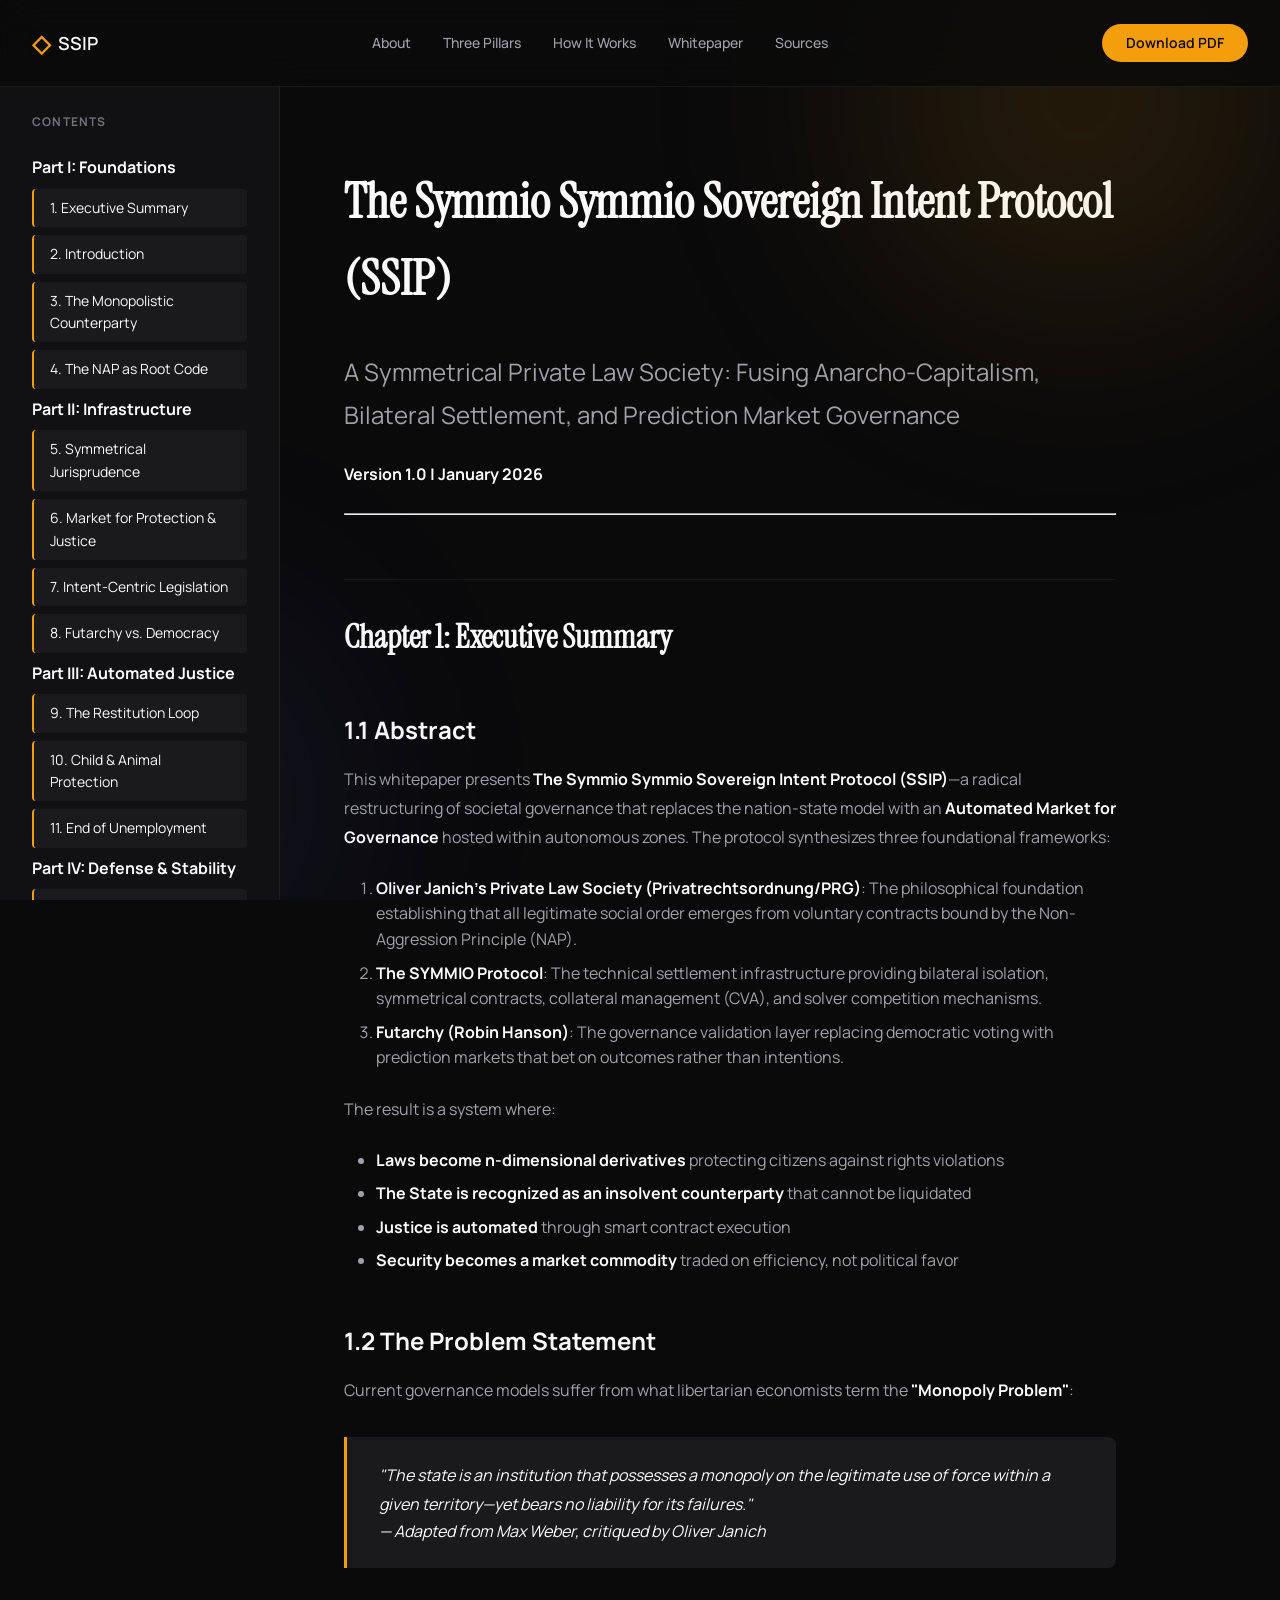
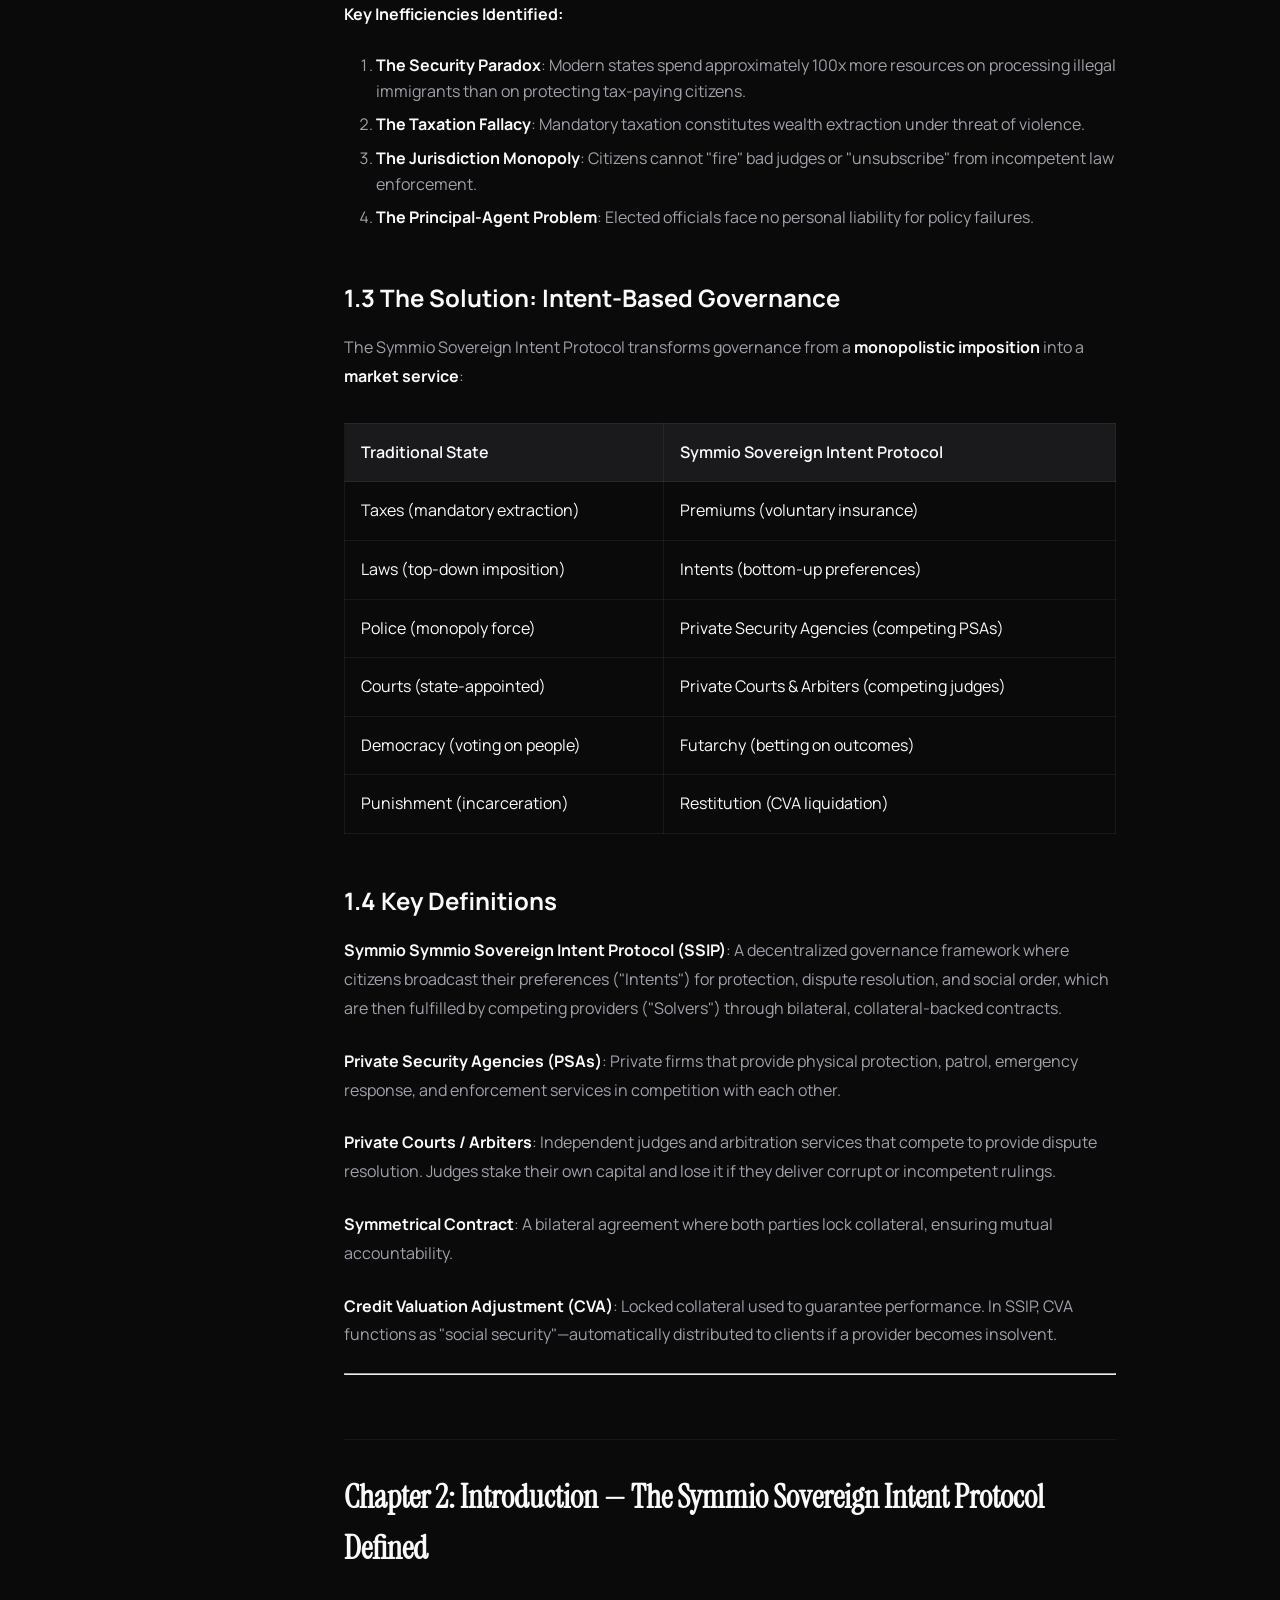
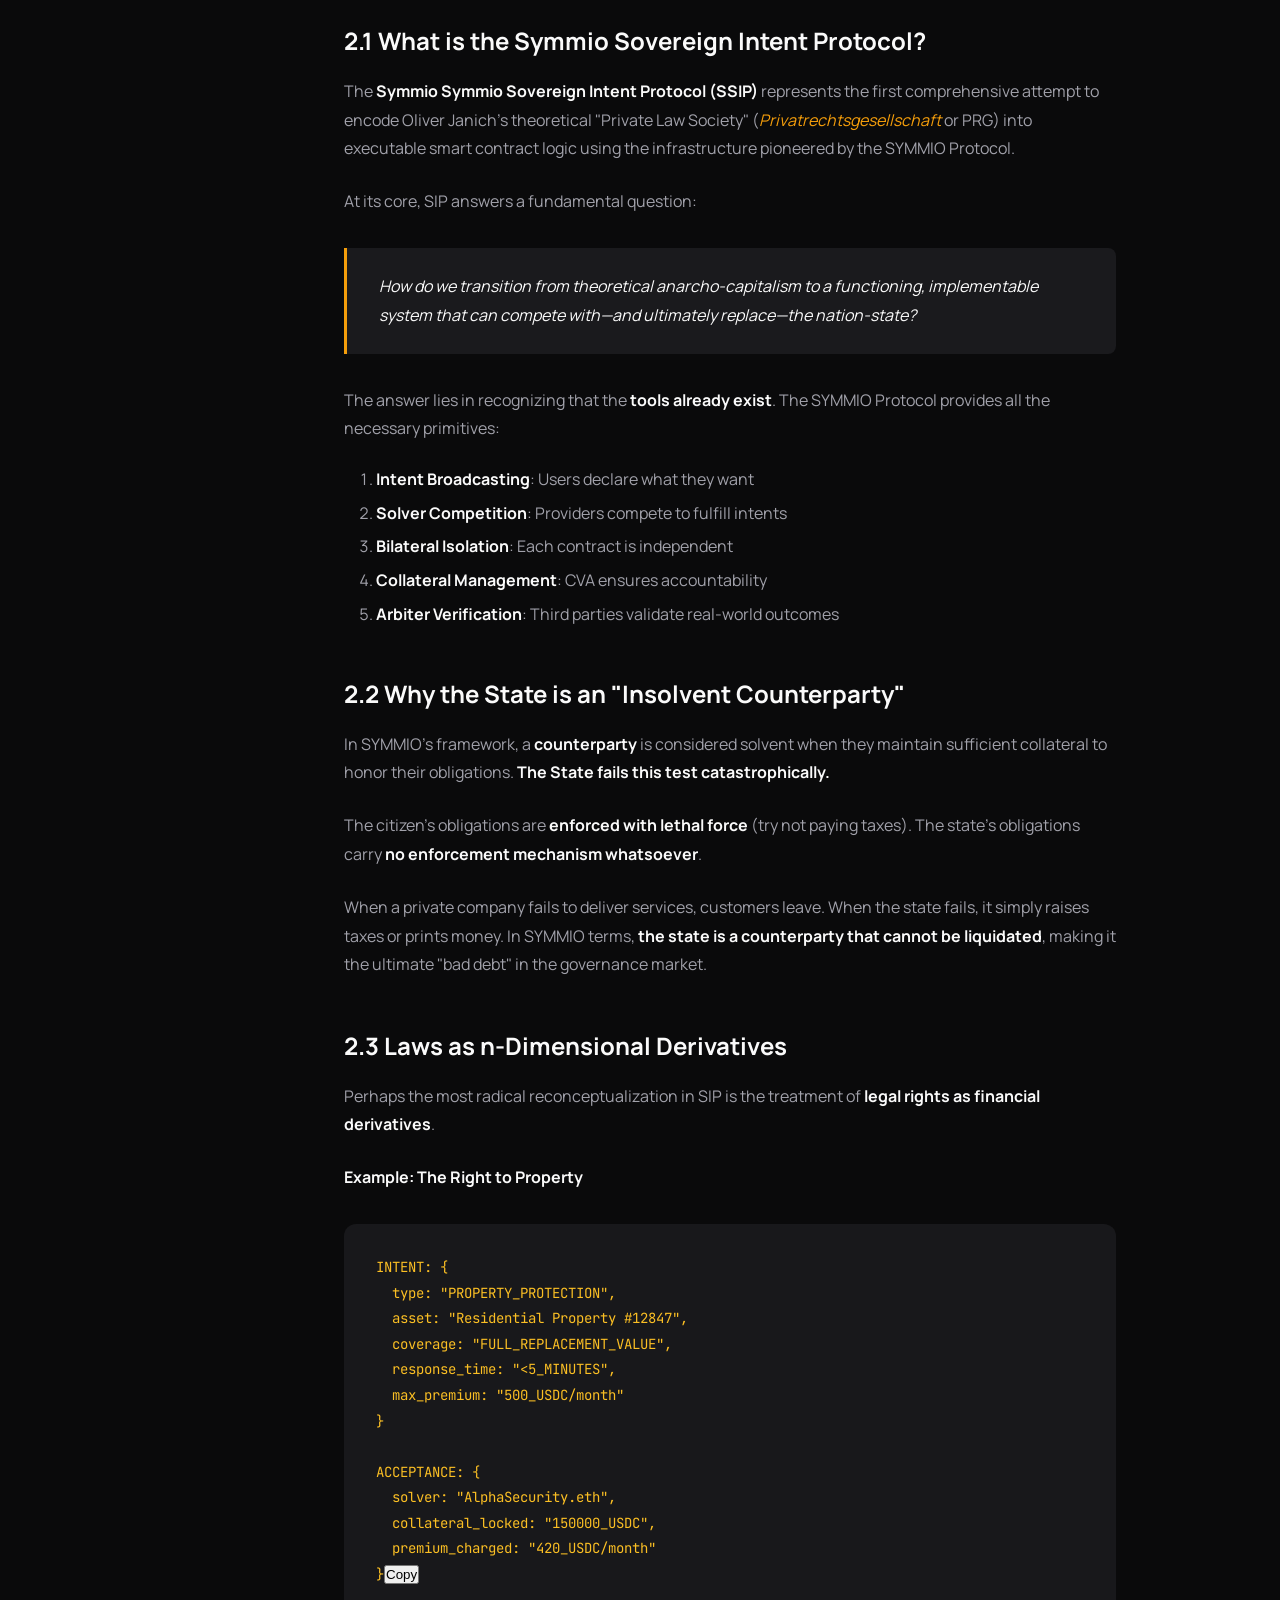
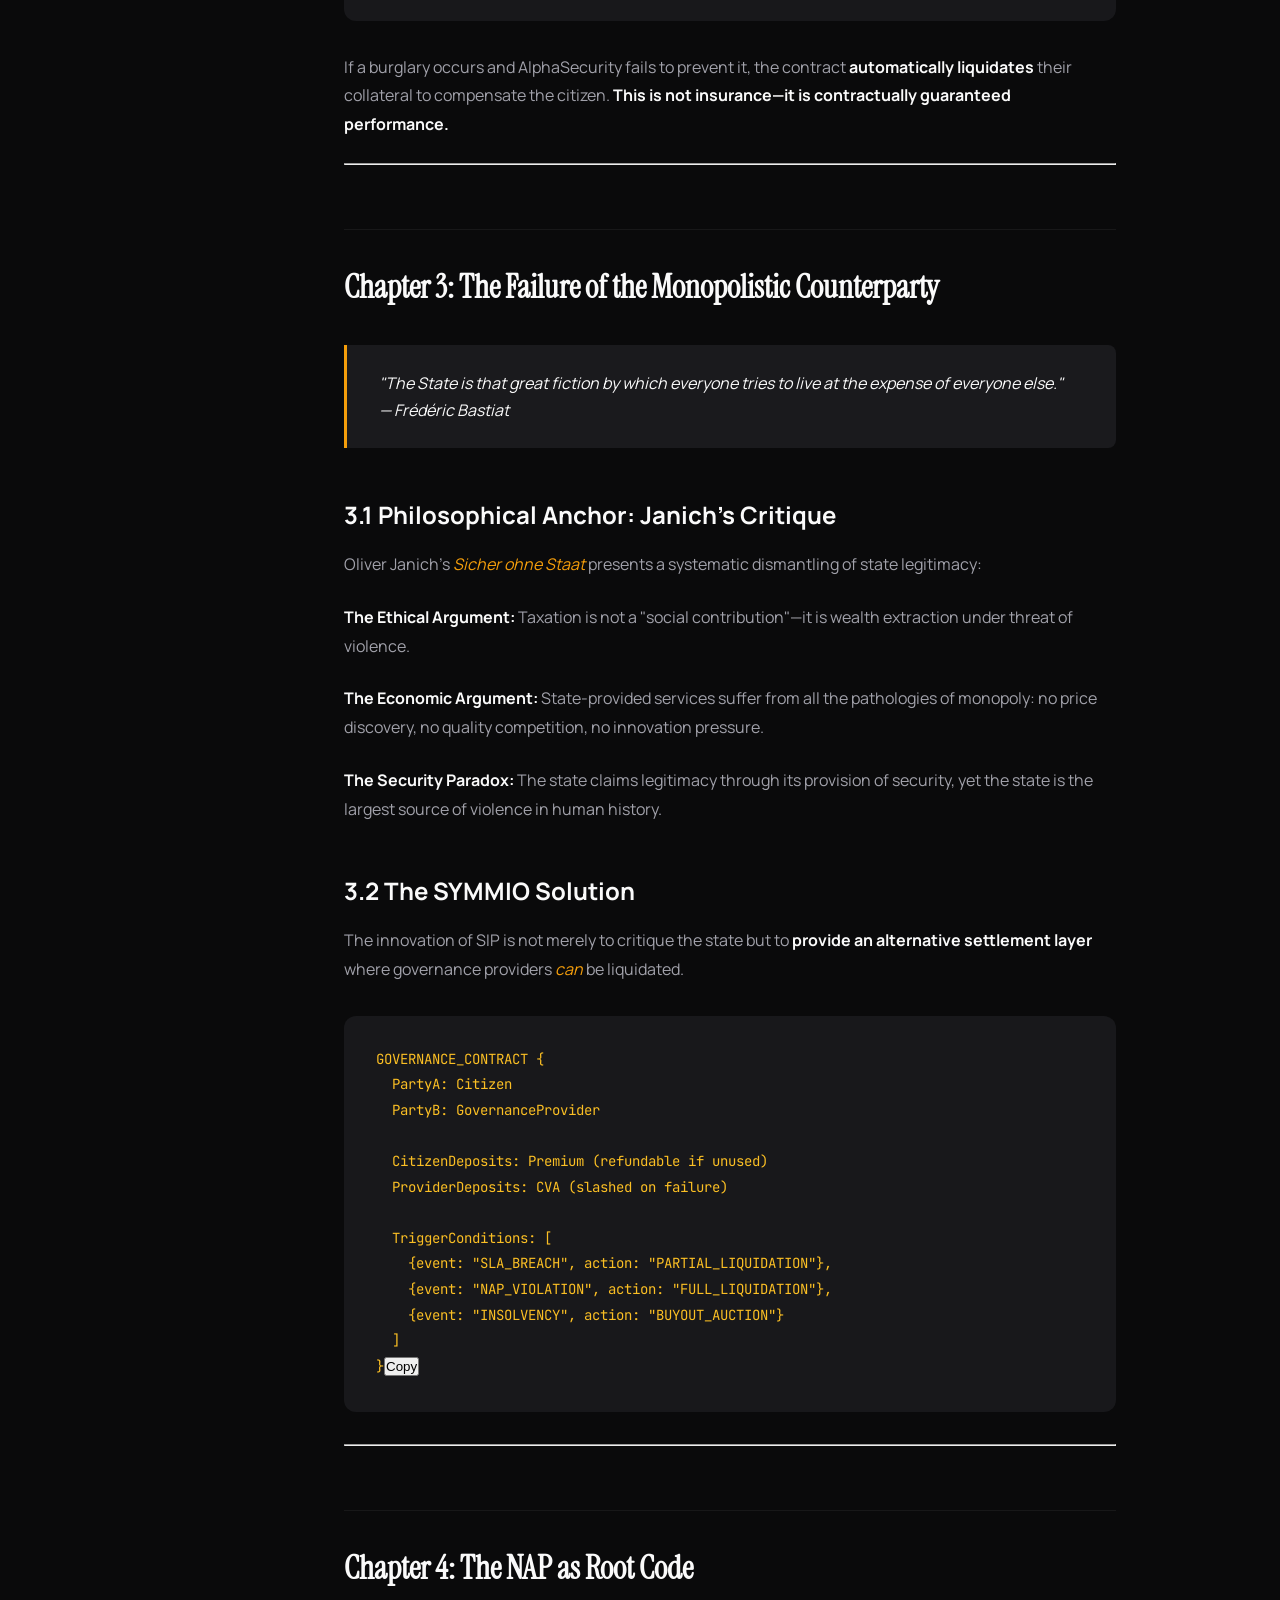
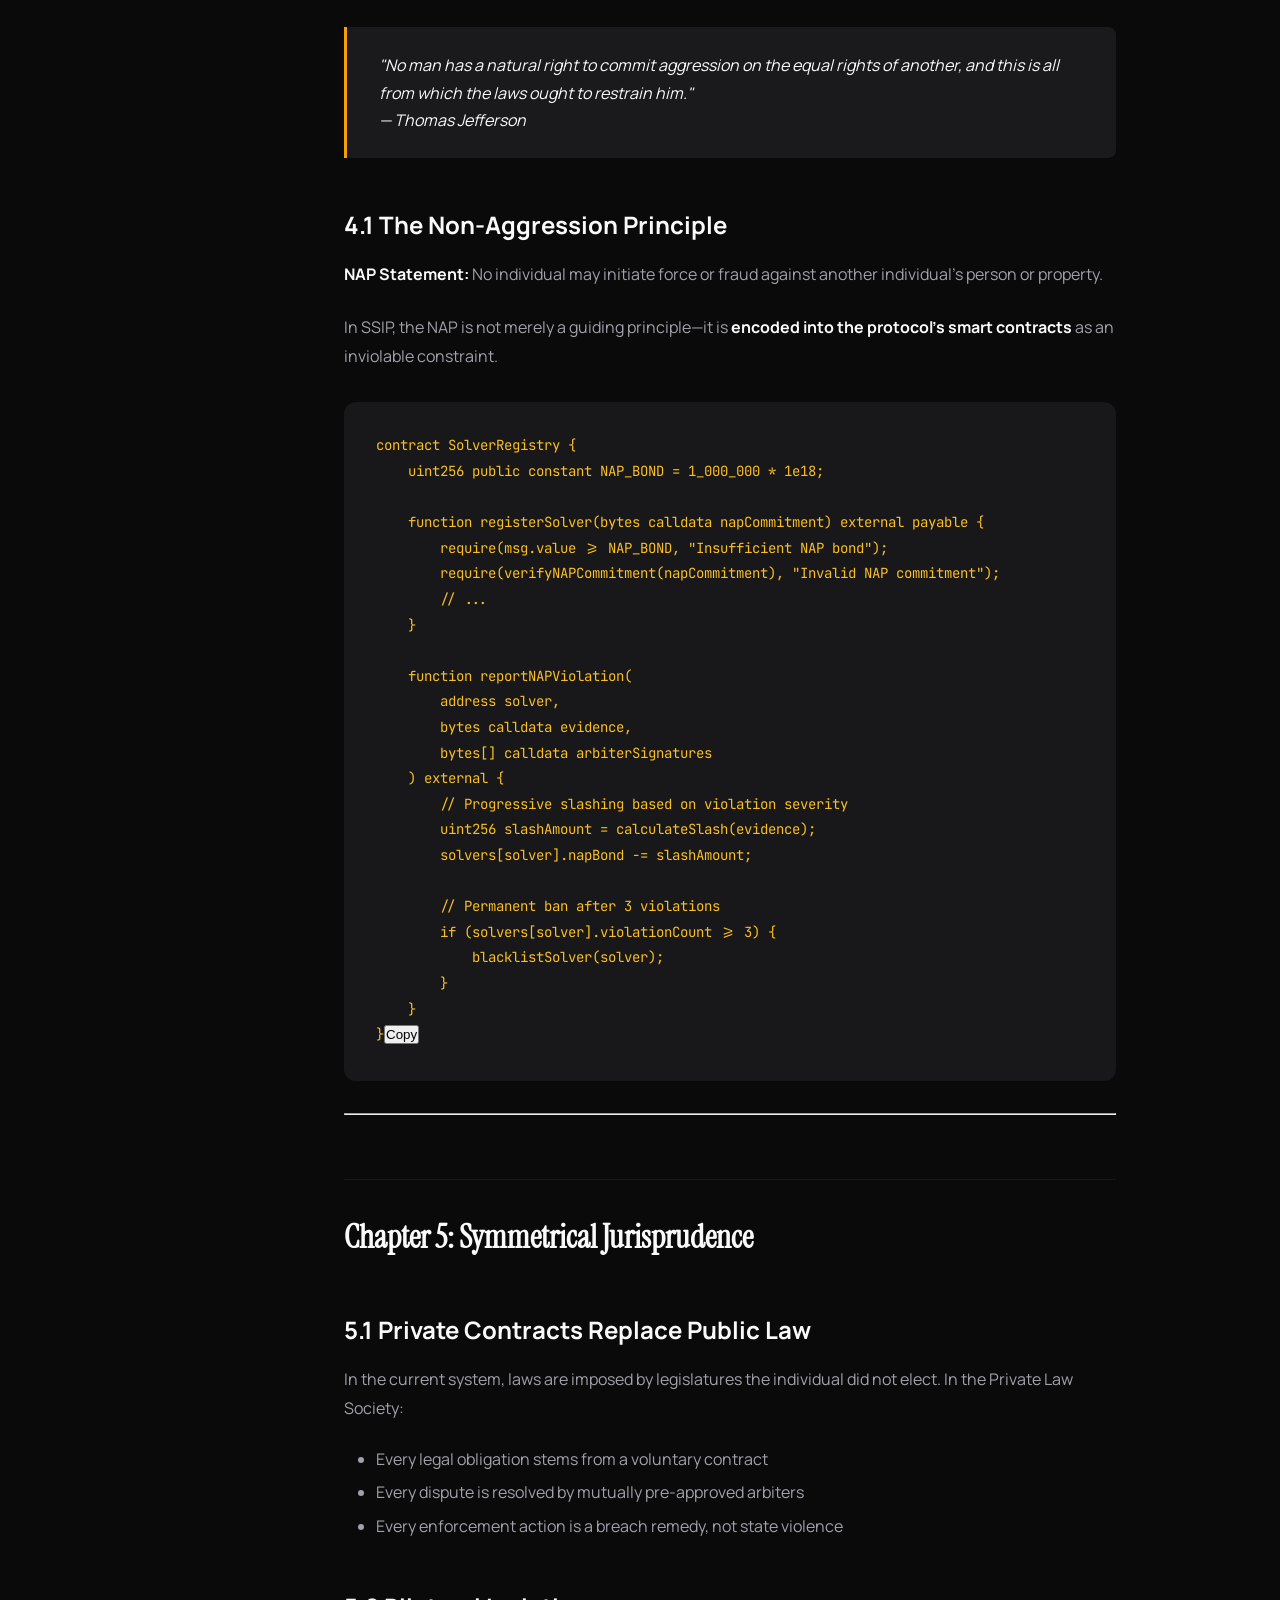
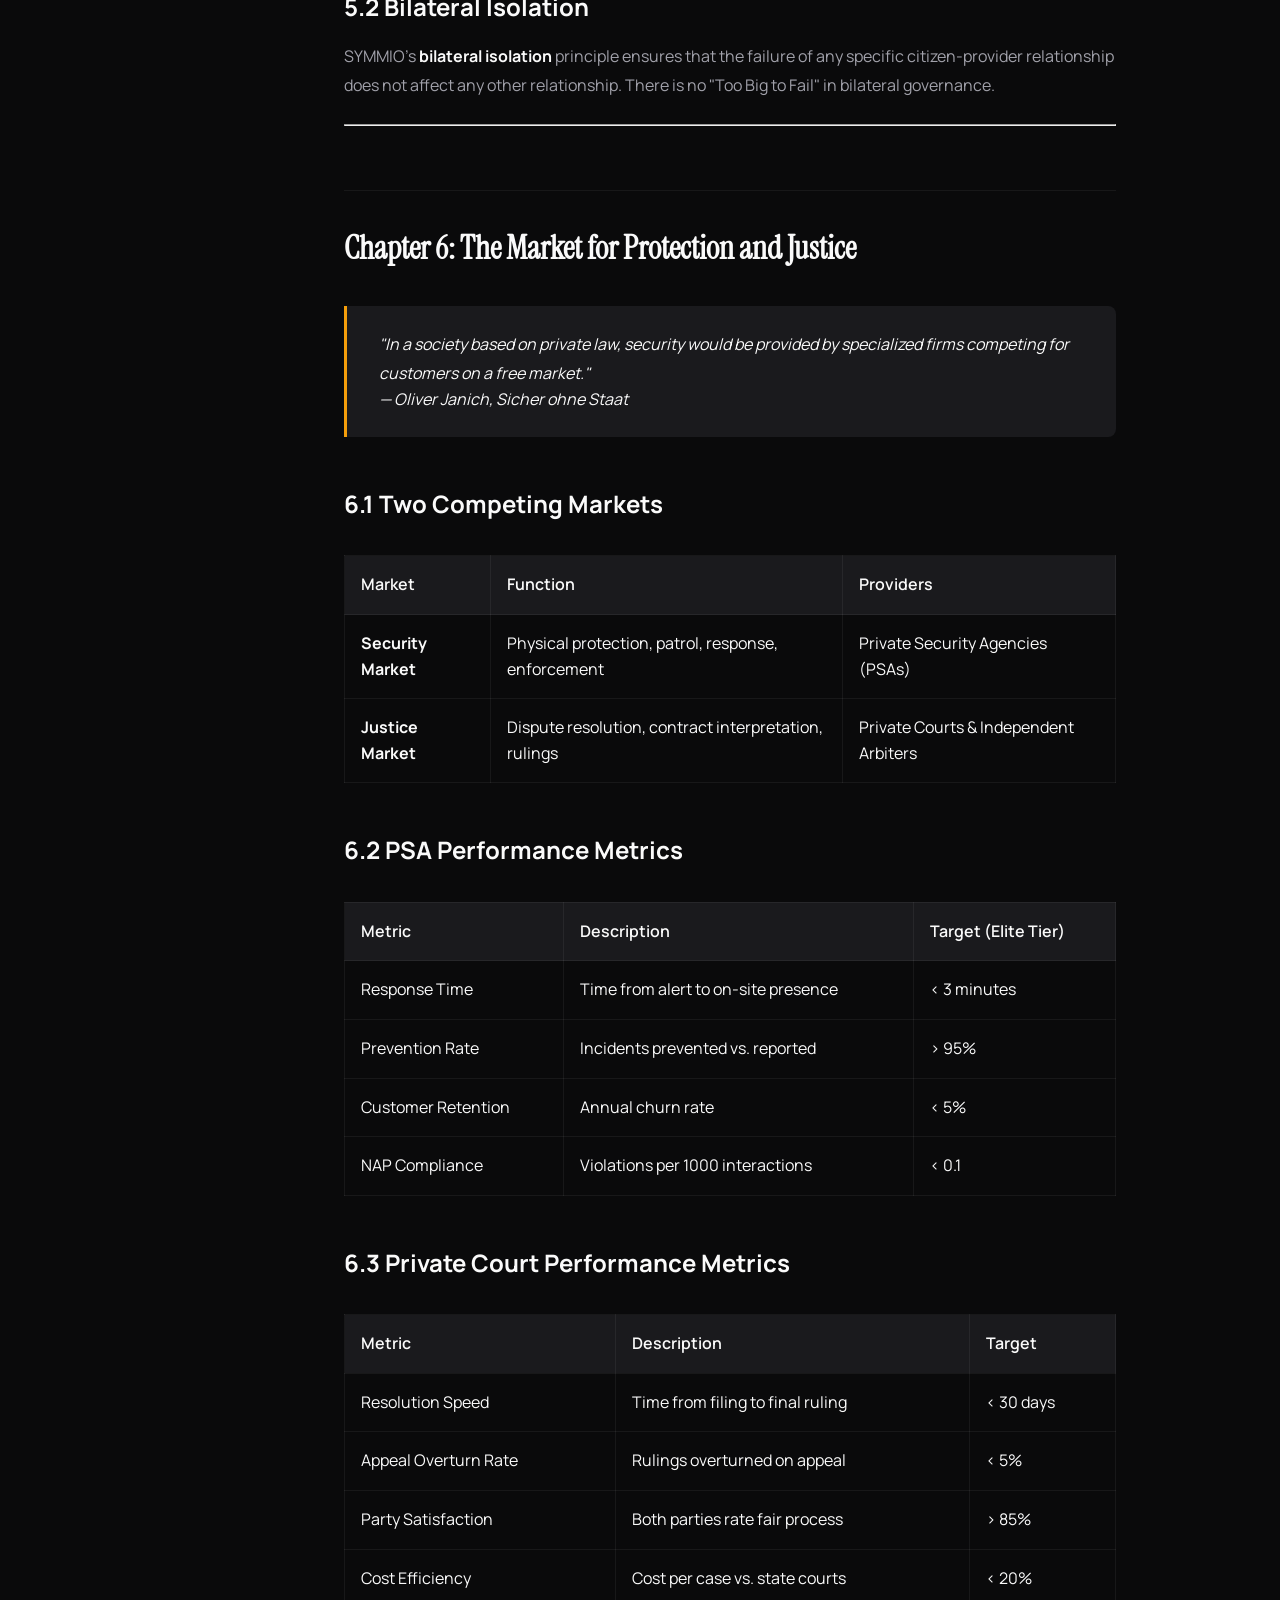
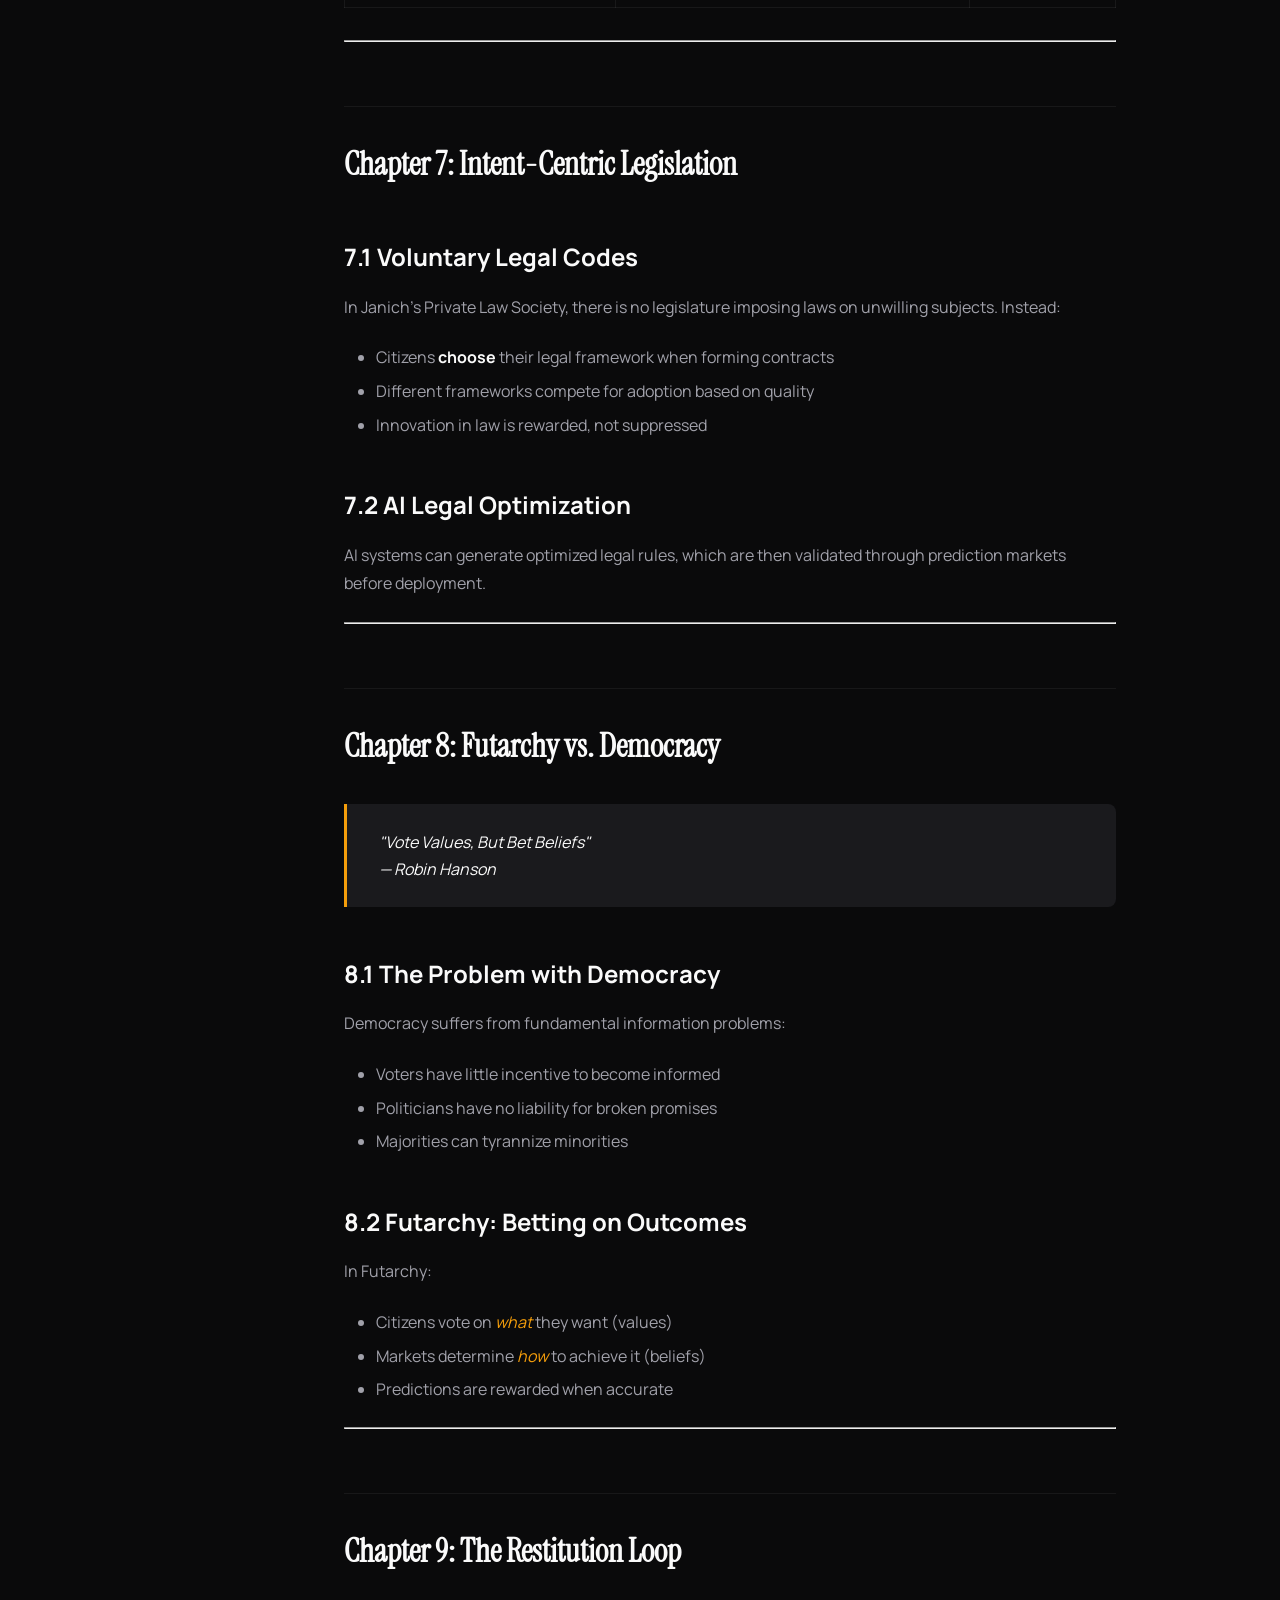
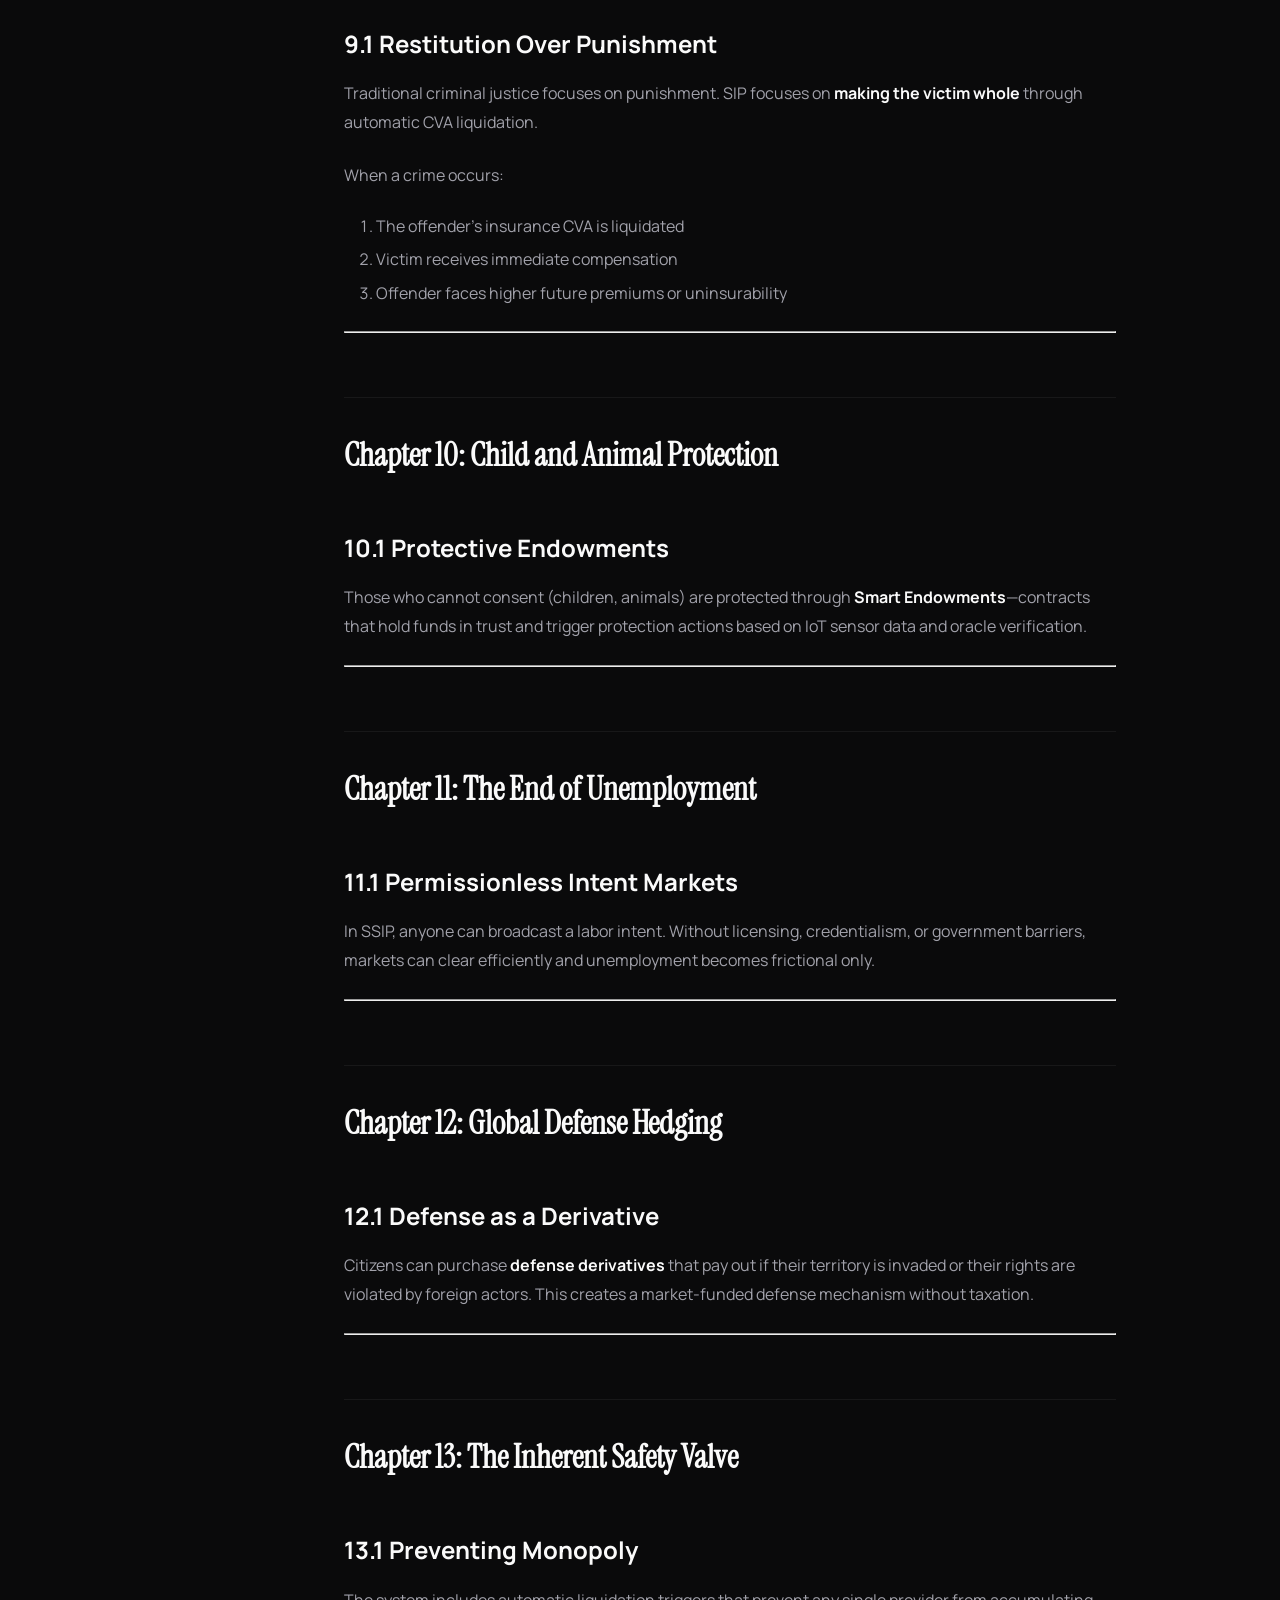
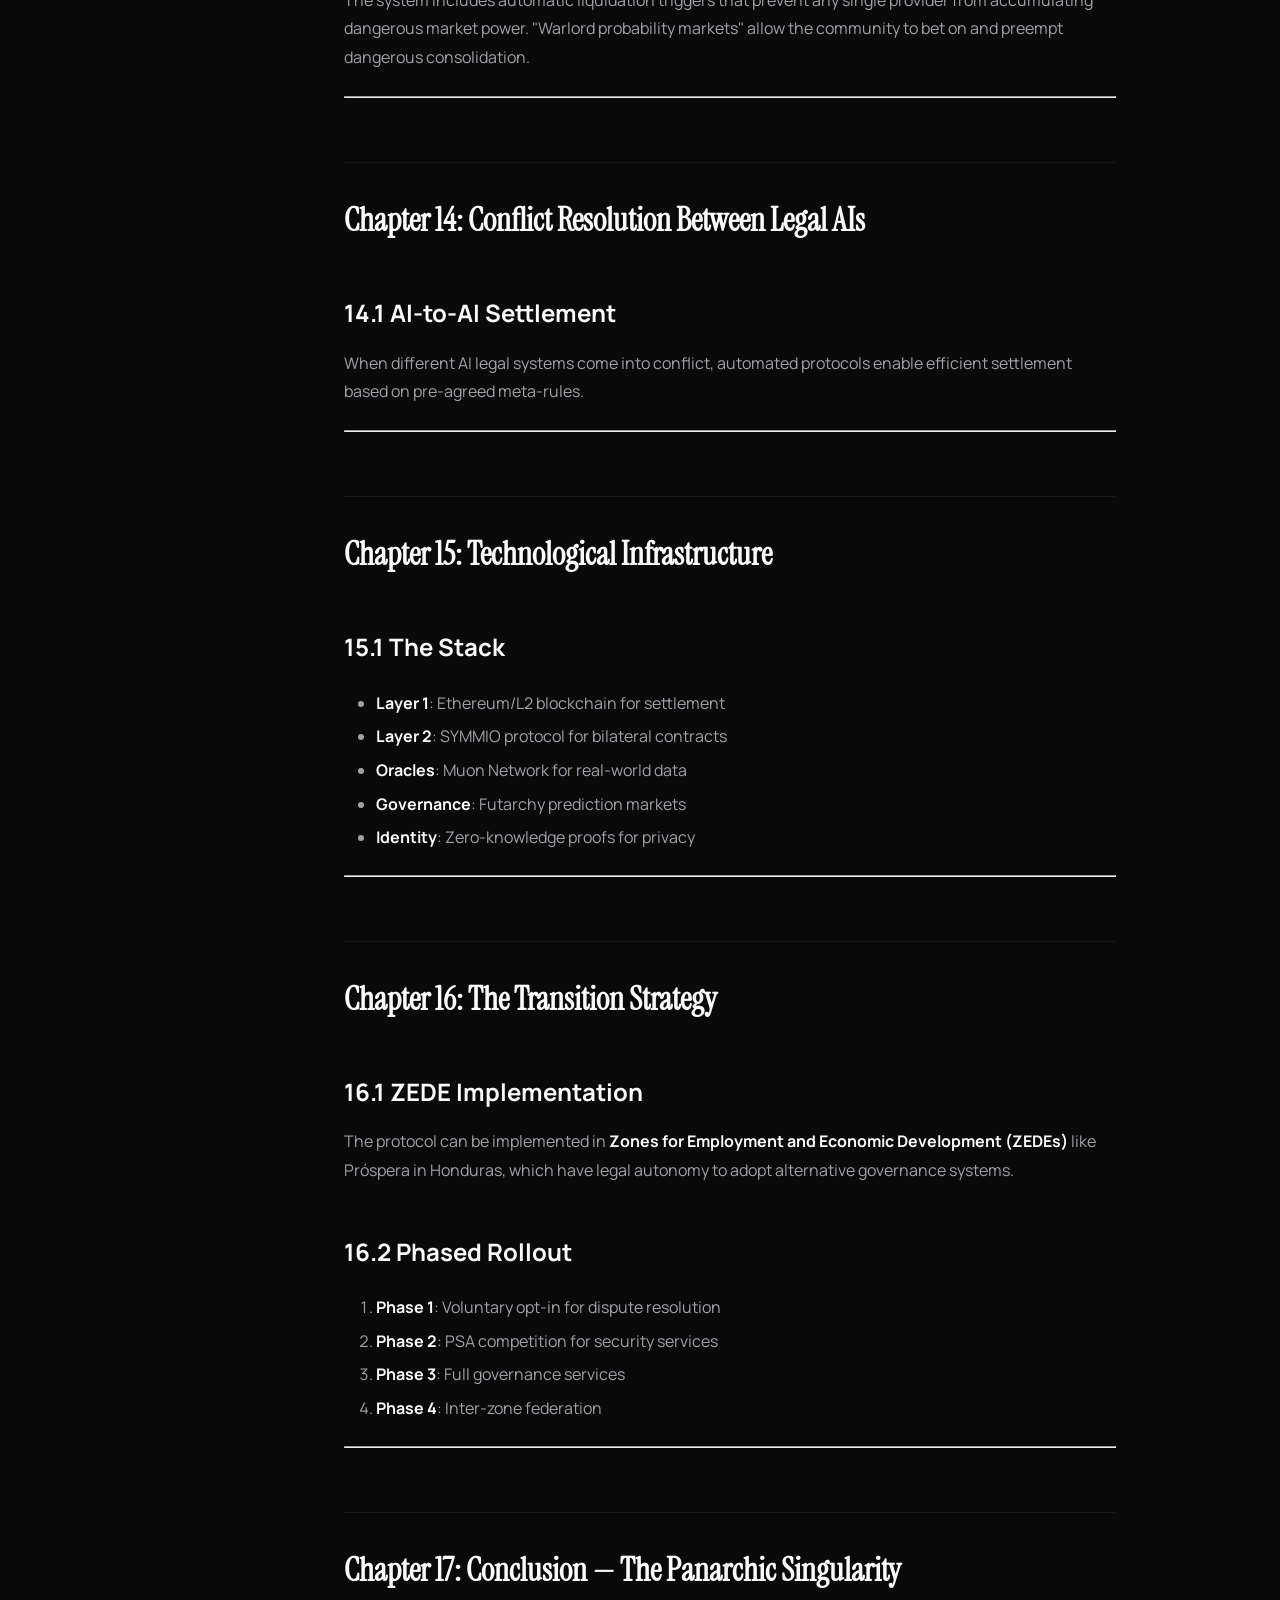
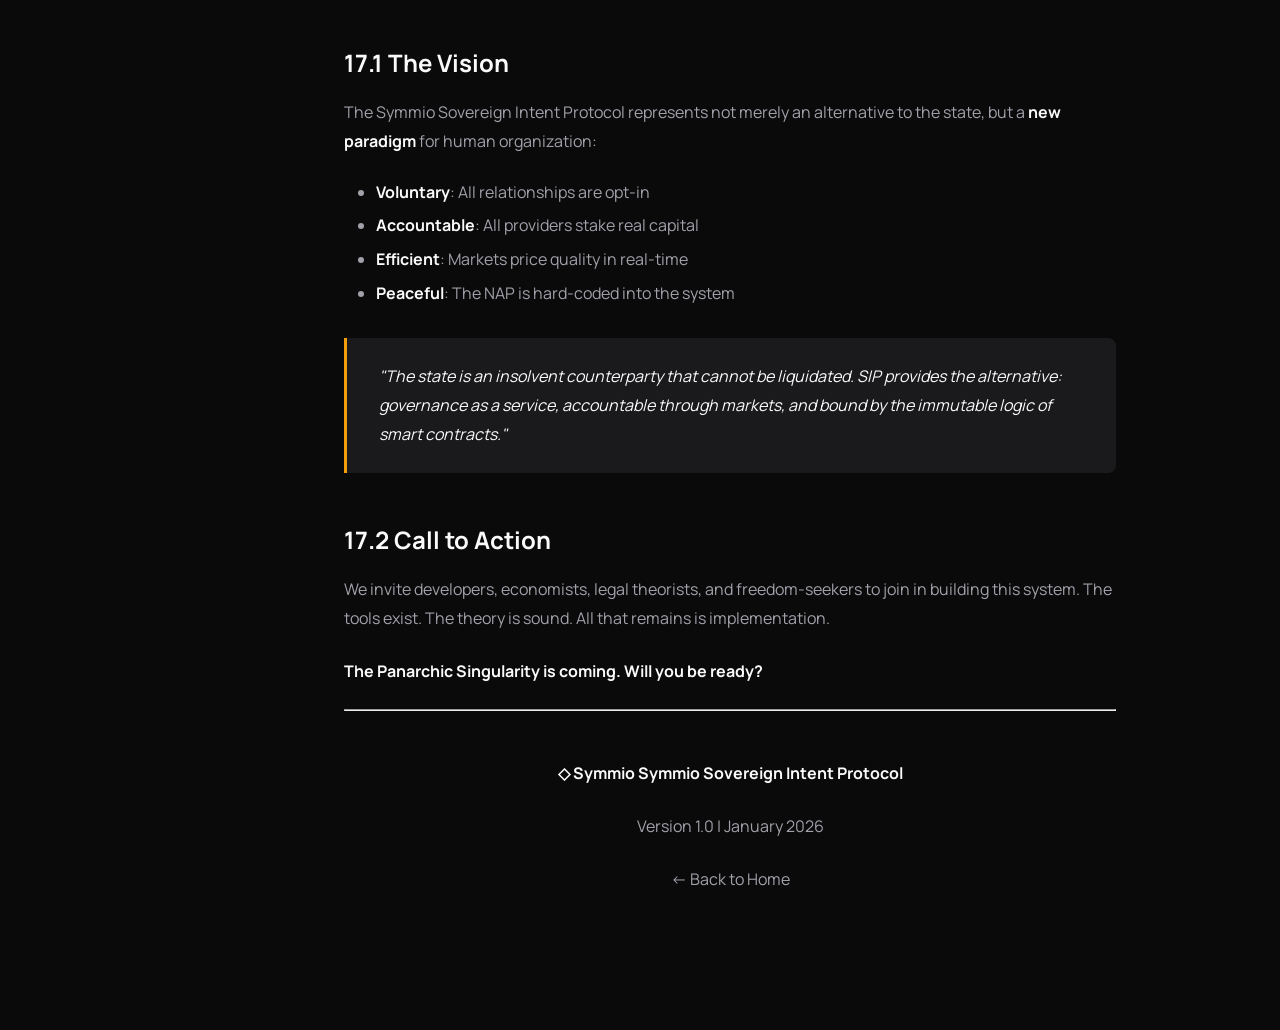
<file: docs/whitepaper.html>
<!DOCTYPE html>
<html lang="en">
<head>
    <meta charset="UTF-8">
    <meta name="viewport" content="width=device-width, initial-scale=1.0">
    <title>Whitepaper | Symmio Symmio Sovereign Intent Protocol</title>
    <link rel="preconnect" href="https://fonts.googleapis.com">
    <link rel="preconnect" href="https://fonts.gstatic.com" crossorigin>
    <link href="https://fonts.googleapis.com/css2?family=Instrument+Serif:ital@0;1&family=JetBrains+Mono:wght@300;400;500&family=Manrope:wght@300;400;500;600;700;800&display=swap" rel="stylesheet">
    <link rel="icon" type="image/svg+xml" href="favicon.svg">
    <link rel="stylesheet" href="css/style.css">
</head>
<body class="whitepaper-page">
    <!-- Ambient Background -->
    <div class="ambient-bg">
        <div class="gradient-orb orb-1"></div>
        <div class="gradient-orb orb-2"></div>
    </div>

    <!-- Navigation -->
    <nav class="nav">
        <div class="nav-container">
            <a href="index.html" class="nav-logo">
                <span class="logo-icon">◇</span>
                <span class="logo-text">SSIP</span>
            </a>
            <div class="nav-links">
                <a href="index.html#about">About</a>
                <a href="index.html#pillars">Three Pillars</a>
                <a href="index.html#how-it-works">How It Works</a>
                <a href="whitepaper.html" class="active">Whitepaper</a>
                <a href="index.html#sources">Sources</a>
            </div>
            <a href="#" class="nav-cta" onclick="window.print()">Download PDF</a>
        </div>
    </nav>

    <!-- Sidebar Navigation -->
    <aside class="whitepaper-nav">
        <h3>Contents</h3>
        <ul>
            <li><strong>Part I: Foundations</strong></li>
            <li><a href="#chapter-1-executive-summary">1. Executive Summary</a></li>
            <li><a href="#chapter-2-introduction">2. Introduction</a></li>
            <li><a href="#chapter-3-the-failure-of-the-monopolistic-counterparty">3. The Monopolistic Counterparty</a></li>
            <li><a href="#chapter-4-the-nap-as-root-code">4. The NAP as Root Code</a></li>
            <li><strong>Part II: Infrastructure</strong></li>
            <li><a href="#chapter-5-symmetrical-jurisprudence">5. Symmetrical Jurisprudence</a></li>
            <li><a href="#chapter-6-the-market-for-protection-and-justice">6. Market for Protection & Justice</a></li>
            <li><a href="#chapter-7-intent-centric-legislation">7. Intent-Centric Legislation</a></li>
            <li><a href="#chapter-8-futarchy-vs-democracy">8. Futarchy vs. Democracy</a></li>
            <li><strong>Part III: Automated Justice</strong></li>
            <li><a href="#chapter-9-the-restitution-loop">9. The Restitution Loop</a></li>
            <li><a href="#chapter-10-child-and-animal-protection">10. Child & Animal Protection</a></li>
            <li><a href="#chapter-11-the-end-of-unemployment">11. End of Unemployment</a></li>
            <li><strong>Part IV: Defense & Stability</strong></li>
            <li><a href="#chapter-12-global-defense-hedging">12. Global Defense Hedging</a></li>
            <li><a href="#chapter-13-the-inherent-safety-valve">13. The Safety Valve</a></li>
            <li><a href="#chapter-14-conflict-resolution">14. Conflict Resolution</a></li>
            <li><strong>Part V: Implementation</strong></li>
            <li><a href="#chapter-15-technological-infrastructure">15. Tech Infrastructure</a></li>
            <li><a href="#chapter-16-the-transition-strategy">16. Transition Strategy</a></li>
            <li><a href="#chapter-17-conclusion">17. Conclusion</a></li>
        </ul>
    </aside>

    <!-- Main Content -->
    <main class="whitepaper-content">
        <h1>The Symmio Symmio Sovereign Intent Protocol (SSIP)</h1>
        <p class="lead-text">A Symmetrical Private Law Society: Fusing Anarcho-Capitalism, Bilateral Settlement, and Prediction Market Governance</p>
        <p><strong>Version 1.0 | January 2026</strong></p>

        <hr>

        <h2 id="chapter-1-executive-summary">Chapter 1: Executive Summary</h2>
        
        <h3>1.1 Abstract</h3>
        <p>This whitepaper presents <strong>The Symmio Symmio Sovereign Intent Protocol (SSIP)</strong>—a radical restructuring of societal governance that replaces the nation-state model with an <strong>Automated Market for Governance</strong> hosted within autonomous zones. The protocol synthesizes three foundational frameworks:</p>
        
        <ol>
            <li><strong>Oliver Janich's Private Law Society (Privatrechtsordnung/PRG)</strong>: The philosophical foundation establishing that all legitimate social order emerges from voluntary contracts bound by the Non-Aggression Principle (NAP).</li>
            <li><strong>The SYMMIO Protocol</strong>: The technical settlement infrastructure providing bilateral isolation, symmetrical contracts, collateral management (CVA), and solver competition mechanisms.</li>
            <li><strong>Futarchy (Robin Hanson)</strong>: The governance validation layer replacing democratic voting with prediction markets that bet on outcomes rather than intentions.</li>
        </ol>

        <p>The result is a system where:</p>
        <ul>
            <li><strong>Laws become n-dimensional derivatives</strong> protecting citizens against rights violations</li>
            <li><strong>The State is recognized as an insolvent counterparty</strong> that cannot be liquidated</li>
            <li><strong>Justice is automated</strong> through smart contract execution</li>
            <li><strong>Security becomes a market commodity</strong> traded on efficiency, not political favor</li>
        </ul>

        <h3>1.2 The Problem Statement</h3>
        <p>Current governance models suffer from what libertarian economists term the <strong>"Monopoly Problem"</strong>:</p>
        
        <blockquote>
            <p>"The state is an institution that possesses a monopoly on the legitimate use of force within a given territory—yet bears no liability for its failures."</p>
            <cite>— Adapted from Max Weber, critiqued by Oliver Janich</cite>
        </blockquote>

        <p><strong>Key Inefficiencies Identified:</strong></p>
        <ol>
            <li><strong>The Security Paradox</strong>: Modern states spend approximately 100x more resources on processing illegal immigrants than on protecting tax-paying citizens.</li>
            <li><strong>The Taxation Fallacy</strong>: Mandatory taxation constitutes wealth extraction under threat of violence.</li>
            <li><strong>The Jurisdiction Monopoly</strong>: Citizens cannot "fire" bad judges or "unsubscribe" from incompetent law enforcement.</li>
            <li><strong>The Principal-Agent Problem</strong>: Elected officials face no personal liability for policy failures.</li>
        </ol>

        <h3>1.3 The Solution: Intent-Based Governance</h3>
        <p>The Symmio Sovereign Intent Protocol transforms governance from a <strong>monopolistic imposition</strong> into a <strong>market service</strong>:</p>

        <table>
            <thead>
                <tr>
                    <th>Traditional State</th>
                    <th>Symmio Sovereign Intent Protocol</th>
                </tr>
            </thead>
            <tbody>
                <tr>
                    <td>Taxes (mandatory extraction)</td>
                    <td>Premiums (voluntary insurance)</td>
                </tr>
                <tr>
                    <td>Laws (top-down imposition)</td>
                    <td>Intents (bottom-up preferences)</td>
                </tr>
                <tr>
                    <td>Police (monopoly force)</td>
                    <td>Private Security Agencies (competing PSAs)</td>
                </tr>
                <tr>
                    <td>Courts (state-appointed)</td>
                    <td>Private Courts & Arbiters (competing judges)</td>
                </tr>
                <tr>
                    <td>Democracy (voting on people)</td>
                    <td>Futarchy (betting on outcomes)</td>
                </tr>
                <tr>
                    <td>Punishment (incarceration)</td>
                    <td>Restitution (CVA liquidation)</td>
                </tr>
            </tbody>
        </table>

        <h3>1.4 Key Definitions</h3>
        <p><strong>Symmio Symmio Sovereign Intent Protocol (SSIP)</strong>: A decentralized governance framework where citizens broadcast their preferences ("Intents") for protection, dispute resolution, and social order, which are then fulfilled by competing providers ("Solvers") through bilateral, collateral-backed contracts.</p>
        
        <p><strong>Private Security Agencies (PSAs)</strong>: Private firms that provide physical protection, patrol, emergency response, and enforcement services in competition with each other.</p>
        
        <p><strong>Private Courts / Arbiters</strong>: Independent judges and arbitration services that compete to provide dispute resolution. Judges stake their own capital and lose it if they deliver corrupt or incompetent rulings.</p>
        
        <p><strong>Symmetrical Contract</strong>: A bilateral agreement where both parties lock collateral, ensuring mutual accountability.</p>
        
        <p><strong>Credit Valuation Adjustment (CVA)</strong>: Locked collateral used to guarantee performance. In SSIP, CVA functions as "social security"—automatically distributed to clients if a provider becomes insolvent.</p>

        <hr>

        <h2 id="chapter-2-introduction">Chapter 2: Introduction — The Symmio Sovereign Intent Protocol Defined</h2>

        <h3>2.1 What is the Symmio Sovereign Intent Protocol?</h3>
        <p>The <strong>Symmio Symmio Sovereign Intent Protocol (SSIP)</strong> represents the first comprehensive attempt to encode Oliver Janich's theoretical "Private Law Society" (<em>Privatrechtsgesellschaft</em> or PRG) into executable smart contract logic using the infrastructure pioneered by the SYMMIO Protocol.</p>

        <p>At its core, SIP answers a fundamental question:</p>
        <blockquote>
            <p>How do we transition from theoretical anarcho-capitalism to a functioning, implementable system that can compete with—and ultimately replace—the nation-state?</p>
        </blockquote>

        <p>The answer lies in recognizing that the <strong>tools already exist</strong>. The SYMMIO Protocol provides all the necessary primitives:</p>
        <ol>
            <li><strong>Intent Broadcasting</strong>: Users declare what they want</li>
            <li><strong>Solver Competition</strong>: Providers compete to fulfill intents</li>
            <li><strong>Bilateral Isolation</strong>: Each contract is independent</li>
            <li><strong>Collateral Management</strong>: CVA ensures accountability</li>
            <li><strong>Arbiter Verification</strong>: Third parties validate real-world outcomes</li>
        </ol>

        <h3>2.2 Why the State is an "Insolvent Counterparty"</h3>
        <p>In SYMMIO's framework, a <strong>counterparty</strong> is considered solvent when they maintain sufficient collateral to honor their obligations. <strong>The State fails this test catastrophically.</strong></p>

        <p>The citizen's obligations are <strong>enforced with lethal force</strong> (try not paying taxes). The state's obligations carry <strong>no enforcement mechanism whatsoever</strong>.</p>

        <p>When a private company fails to deliver services, customers leave. When the state fails, it simply raises taxes or prints money. In SYMMIO terms, <strong>the state is a counterparty that cannot be liquidated</strong>, making it the ultimate "bad debt" in the governance market.</p>

        <h3>2.3 Laws as n-Dimensional Derivatives</h3>
        <p>Perhaps the most radical reconceptualization in SIP is the treatment of <strong>legal rights as financial derivatives</strong>.</p>

        <p><strong>Example: The Right to Property</strong></p>
<pre><code>INTENT: {
  type: "PROPERTY_PROTECTION",
  asset: "Residential Property #12847",
  coverage: "FULL_REPLACEMENT_VALUE",
  response_time: "<5_MINUTES",
  max_premium: "500_USDC/month"
}

ACCEPTANCE: {
  solver: "AlphaSecurity.eth",
  collateral_locked: "150000_USDC",
  premium_charged: "420_USDC/month"
}</code></pre>

        <p>If a burglary occurs and AlphaSecurity fails to prevent it, the contract <strong>automatically liquidates</strong> their collateral to compensate the citizen. <strong>This is not insurance—it is contractually guaranteed performance.</strong></p>

        <hr>

        <h2 id="chapter-3-the-failure-of-the-monopolistic-counterparty">Chapter 3: The Failure of the Monopolistic Counterparty</h2>

        <blockquote>
            <p>"The State is that great fiction by which everyone tries to live at the expense of everyone else."</p>
            <cite>— Frédéric Bastiat</cite>
        </blockquote>

        <h3>3.1 Philosophical Anchor: Janich's Critique</h3>
        <p>Oliver Janich's <em>Sicher ohne Staat</em> presents a systematic dismantling of state legitimacy:</p>

        <p><strong>The Ethical Argument:</strong> Taxation is not a "social contribution"—it is wealth extraction under threat of violence.</p>
        
        <p><strong>The Economic Argument:</strong> State-provided services suffer from all the pathologies of monopoly: no price discovery, no quality competition, no innovation pressure.</p>
        
        <p><strong>The Security Paradox:</strong> The state claims legitimacy through its provision of security, yet the state is the largest source of violence in human history.</p>

        <h3>3.2 The SYMMIO Solution</h3>
        <p>The innovation of SIP is not merely to critique the state but to <strong>provide an alternative settlement layer</strong> where governance providers <em>can</em> be liquidated.</p>

<pre><code>GOVERNANCE_CONTRACT {
  PartyA: Citizen
  PartyB: GovernanceProvider
  
  CitizenDeposits: Premium (refundable if unused)
  ProviderDeposits: CVA (slashed on failure)
  
  TriggerConditions: [
    {event: "SLA_BREACH", action: "PARTIAL_LIQUIDATION"},
    {event: "NAP_VIOLATION", action: "FULL_LIQUIDATION"},
    {event: "INSOLVENCY", action: "BUYOUT_AUCTION"}
  ]
}</code></pre>

        <hr>

        <h2 id="chapter-4-the-nap-as-root-code">Chapter 4: The NAP as Root Code</h2>

        <blockquote>
            <p>"No man has a natural right to commit aggression on the equal rights of another, and this is all from which the laws ought to restrain him."</p>
            <cite>— Thomas Jefferson</cite>
        </blockquote>

        <h3>4.1 The Non-Aggression Principle</h3>
        <p><strong>NAP Statement:</strong> No individual may initiate force or fraud against another individual's person or property.</p>

        <p>In SSIP, the NAP is not merely a guiding principle—it is <strong>encoded into the protocol's smart contracts</strong> as an inviolable constraint.</p>

<pre><code>contract SolverRegistry {
    uint256 public constant NAP_BOND = 1_000_000 * 1e18;
    
    function registerSolver(bytes calldata napCommitment) external payable {
        require(msg.value >= NAP_BOND, "Insufficient NAP bond");
        require(verifyNAPCommitment(napCommitment), "Invalid NAP commitment");
        // ...
    }
    
    function reportNAPViolation(
        address solver,
        bytes calldata evidence,
        bytes[] calldata arbiterSignatures
    ) external {
        // Progressive slashing based on violation severity
        uint256 slashAmount = calculateSlash(evidence);
        solvers[solver].napBond -= slashAmount;
        
        // Permanent ban after 3 violations
        if (solvers[solver].violationCount >= 3) {
            blacklistSolver(solver);
        }
    }
}</code></pre>

        <hr>

        <h2 id="chapter-5-symmetrical-jurisprudence">Chapter 5: Symmetrical Jurisprudence</h2>

        <h3>5.1 Private Contracts Replace Public Law</h3>
        <p>In the current system, laws are imposed by legislatures the individual did not elect. In the Private Law Society:</p>
        <ul>
            <li>Every legal obligation stems from a voluntary contract</li>
            <li>Every dispute is resolved by mutually pre-approved arbiters</li>
            <li>Every enforcement action is a breach remedy, not state violence</li>
        </ul>

        <h3>5.2 Bilateral Isolation</h3>
        <p>SYMMIO's <strong>bilateral isolation</strong> principle ensures that the failure of any specific citizen-provider relationship does not affect any other relationship. There is no "Too Big to Fail" in bilateral governance.</p>

        <hr>

        <h2 id="chapter-6-the-market-for-protection-and-justice">Chapter 6: The Market for Protection and Justice</h2>

        <blockquote>
            <p>"In a society based on private law, security would be provided by specialized firms competing for customers on a free market."</p>
            <cite>— Oliver Janich, Sicher ohne Staat</cite>
        </blockquote>

        <h3>6.1 Two Competing Markets</h3>
        <table>
            <thead>
                <tr>
                    <th>Market</th>
                    <th>Function</th>
                    <th>Providers</th>
                </tr>
            </thead>
            <tbody>
                <tr>
                    <td><strong>Security Market</strong></td>
                    <td>Physical protection, patrol, response, enforcement</td>
                    <td>Private Security Agencies (PSAs)</td>
                </tr>
                <tr>
                    <td><strong>Justice Market</strong></td>
                    <td>Dispute resolution, contract interpretation, rulings</td>
                    <td>Private Courts & Independent Arbiters</td>
                </tr>
            </tbody>
        </table>

        <h3>6.2 PSA Performance Metrics</h3>
        <table>
            <thead>
                <tr>
                    <th>Metric</th>
                    <th>Description</th>
                    <th>Target (Elite Tier)</th>
                </tr>
            </thead>
            <tbody>
                <tr>
                    <td>Response Time</td>
                    <td>Time from alert to on-site presence</td>
                    <td>&lt; 3 minutes</td>
                </tr>
                <tr>
                    <td>Prevention Rate</td>
                    <td>Incidents prevented vs. reported</td>
                    <td>&gt; 95%</td>
                </tr>
                <tr>
                    <td>Customer Retention</td>
                    <td>Annual churn rate</td>
                    <td>&lt; 5%</td>
                </tr>
                <tr>
                    <td>NAP Compliance</td>
                    <td>Violations per 1000 interactions</td>
                    <td>&lt; 0.1</td>
                </tr>
            </tbody>
        </table>

        <h3>6.3 Private Court Performance Metrics</h3>
        <table>
            <thead>
                <tr>
                    <th>Metric</th>
                    <th>Description</th>
                    <th>Target</th>
                </tr>
            </thead>
            <tbody>
                <tr>
                    <td>Resolution Speed</td>
                    <td>Time from filing to final ruling</td>
                    <td>&lt; 30 days</td>
                </tr>
                <tr>
                    <td>Appeal Overturn Rate</td>
                    <td>Rulings overturned on appeal</td>
                    <td>&lt; 5%</td>
                </tr>
                <tr>
                    <td>Party Satisfaction</td>
                    <td>Both parties rate fair process</td>
                    <td>&gt; 85%</td>
                </tr>
                <tr>
                    <td>Cost Efficiency</td>
                    <td>Cost per case vs. state courts</td>
                    <td>&lt; 20%</td>
                </tr>
            </tbody>
        </table>

        <hr>

        <h2 id="chapter-7-intent-centric-legislation">Chapter 7: Intent-Centric Legislation</h2>

        <h3>7.1 Voluntary Legal Codes</h3>
        <p>In Janich's Private Law Society, there is no legislature imposing laws on unwilling subjects. Instead:</p>
        <ul>
            <li>Citizens <strong>choose</strong> their legal framework when forming contracts</li>
            <li>Different frameworks compete for adoption based on quality</li>
            <li>Innovation in law is rewarded, not suppressed</li>
        </ul>

        <h3>7.2 AI Legal Optimization</h3>
        <p>AI systems can generate optimized legal rules, which are then validated through prediction markets before deployment.</p>

        <hr>

        <h2 id="chapter-8-futarchy-vs-democracy">Chapter 8: Futarchy vs. Democracy</h2>

        <blockquote>
            <p>"Vote Values, But Bet Beliefs"</p>
            <cite>— Robin Hanson</cite>
        </blockquote>

        <h3>8.1 The Problem with Democracy</h3>
        <p>Democracy suffers from fundamental information problems:</p>
        <ul>
            <li>Voters have little incentive to become informed</li>
            <li>Politicians have no liability for broken promises</li>
            <li>Majorities can tyrannize minorities</li>
        </ul>

        <h3>8.2 Futarchy: Betting on Outcomes</h3>
        <p>In Futarchy:</p>
        <ul>
            <li>Citizens vote on <em>what</em> they want (values)</li>
            <li>Markets determine <em>how</em> to achieve it (beliefs)</li>
            <li>Predictions are rewarded when accurate</li>
        </ul>

        <hr>

        <h2 id="chapter-9-the-restitution-loop">Chapter 9: The Restitution Loop</h2>

        <h3>9.1 Restitution Over Punishment</h3>
        <p>Traditional criminal justice focuses on punishment. SIP focuses on <strong>making the victim whole</strong> through automatic CVA liquidation.</p>

        <p>When a crime occurs:</p>
        <ol>
            <li>The offender's insurance CVA is liquidated</li>
            <li>Victim receives immediate compensation</li>
            <li>Offender faces higher future premiums or uninsurability</li>
        </ol>

        <hr>

        <h2 id="chapter-10-child-and-animal-protection">Chapter 10: Child and Animal Protection</h2>

        <h3>10.1 Protective Endowments</h3>
        <p>Those who cannot consent (children, animals) are protected through <strong>Smart Endowments</strong>—contracts that hold funds in trust and trigger protection actions based on IoT sensor data and oracle verification.</p>

        <hr>

        <h2 id="chapter-11-the-end-of-unemployment">Chapter 11: The End of Unemployment</h2>

        <h3>11.1 Permissionless Intent Markets</h3>
        <p>In SSIP, anyone can broadcast a labor intent. Without licensing, credentialism, or government barriers, markets can clear efficiently and unemployment becomes frictional only.</p>

        <hr>

        <h2 id="chapter-12-global-defense-hedging">Chapter 12: Global Defense Hedging</h2>

        <h3>12.1 Defense as a Derivative</h3>
        <p>Citizens can purchase <strong>defense derivatives</strong> that pay out if their territory is invaded or their rights are violated by foreign actors. This creates a market-funded defense mechanism without taxation.</p>

        <hr>

        <h2 id="chapter-13-the-inherent-safety-valve">Chapter 13: The Inherent Safety Valve</h2>

        <h3>13.1 Preventing Monopoly</h3>
        <p>The system includes automatic liquidation triggers that prevent any single provider from accumulating dangerous market power. "Warlord probability markets" allow the community to bet on and preempt dangerous consolidation.</p>

        <hr>

        <h2 id="chapter-14-conflict-resolution">Chapter 14: Conflict Resolution Between Legal AIs</h2>

        <h3>14.1 AI-to-AI Settlement</h3>
        <p>When different AI legal systems come into conflict, automated protocols enable efficient settlement based on pre-agreed meta-rules.</p>

        <hr>

        <h2 id="chapter-15-technological-infrastructure">Chapter 15: Technological Infrastructure</h2>

        <h3>15.1 The Stack</h3>
        <ul>
            <li><strong>Layer 1</strong>: Ethereum/L2 blockchain for settlement</li>
            <li><strong>Layer 2</strong>: SYMMIO protocol for bilateral contracts</li>
            <li><strong>Oracles</strong>: Muon Network for real-world data</li>
            <li><strong>Governance</strong>: Futarchy prediction markets</li>
            <li><strong>Identity</strong>: Zero-knowledge proofs for privacy</li>
        </ul>

        <hr>

        <h2 id="chapter-16-the-transition-strategy">Chapter 16: The Transition Strategy</h2>

        <h3>16.1 ZEDE Implementation</h3>
        <p>The protocol can be implemented in <strong>Zones for Employment and Economic Development (ZEDEs)</strong> like Próspera in Honduras, which have legal autonomy to adopt alternative governance systems.</p>

        <h3>16.2 Phased Rollout</h3>
        <ol>
            <li><strong>Phase 1</strong>: Voluntary opt-in for dispute resolution</li>
            <li><strong>Phase 2</strong>: PSA competition for security services</li>
            <li><strong>Phase 3</strong>: Full governance services</li>
            <li><strong>Phase 4</strong>: Inter-zone federation</li>
        </ol>

        <hr>

        <h2 id="chapter-17-conclusion">Chapter 17: Conclusion — The Panarchic Singularity</h2>

        <h3>17.1 The Vision</h3>
        <p>The Symmio Sovereign Intent Protocol represents not merely an alternative to the state, but a <strong>new paradigm</strong> for human organization:</p>

        <ul>
            <li><strong>Voluntary</strong>: All relationships are opt-in</li>
            <li><strong>Accountable</strong>: All providers stake real capital</li>
            <li><strong>Efficient</strong>: Markets price quality in real-time</li>
            <li><strong>Peaceful</strong>: The NAP is hard-coded into the system</li>
        </ul>

        <blockquote>
            <p>"The state is an insolvent counterparty that cannot be liquidated. SIP provides the alternative: governance as a service, accountable through markets, and bound by the immutable logic of smart contracts."</p>
        </blockquote>

        <h3>17.2 Call to Action</h3>
        <p>We invite developers, economists, legal theorists, and freedom-seekers to join in building this system. The tools exist. The theory is sound. All that remains is implementation.</p>

        <p><strong>The Panarchic Singularity is coming. Will you be ready?</strong></p>

        <hr>

        <div style="text-align: center; padding: 3rem 0;">
            <p><strong>◇ Symmio Symmio Sovereign Intent Protocol</strong></p>
            <p>Version 1.0 | January 2026</p>
            <p><a href="index.html">← Back to Home</a></p>
        </div>
    </main>

    <script src="js/main.js"></script>
    <script>
        // Initialize whitepaper-specific features
        document.addEventListener('DOMContentLoaded', () => {
            // Highlight current section in nav
            const sections = document.querySelectorAll('h2[id]');
            const navLinks = document.querySelectorAll('.whitepaper-nav a');
            
            window.addEventListener('scroll', () => {
                let current = '';
                sections.forEach(section => {
                    const sectionTop = section.offsetTop;
                    if (window.pageYOffset >= sectionTop - 200) {
                        current = section.getAttribute('id');
                    }
                });

                navLinks.forEach(link => {
                    link.classList.remove('active');
                    if (link.getAttribute('href').includes(current)) {
                        link.classList.add('active');
                    }
                });
            });
        });
    </script>
</body>
</html>
</file>
<file: docs/css/style.css>
/* ========================================
   SOVEREIGN INTENT PROTOCOL - STYLESHEET
   ======================================== */

/* CSS Custom Properties */
:root {
    /* Colors - Deep Dark Theme with Amber Accents */
    --bg-primary: #0a0a0b;
    --bg-secondary: #111113;
    --bg-tertiary: #18181b;
    --bg-card: #1a1a1d;
    --bg-elevated: #222225;
    
    --text-primary: #fafafa;
    --text-secondary: #a1a1aa;
    --text-muted: #71717a;
    
    --accent-primary: #f59e0b;
    --accent-secondary: #fbbf24;
    --accent-tertiary: #fcd34d;
    --accent-glow: rgba(245, 158, 11, 0.15);
    
    --border-subtle: rgba(255, 255, 255, 0.06);
    --border-medium: rgba(255, 255, 255, 0.1);
    
    /* Typography */
    --font-display: 'Instrument Serif', Georgia, serif;
    --font-body: 'Manrope', -apple-system, BlinkMacSystemFont, sans-serif;
    --font-mono: 'JetBrains Mono', 'Fira Code', monospace;
    
    /* Spacing */
    --space-xs: 0.25rem;
    --space-sm: 0.5rem;
    --space-md: 1rem;
    --space-lg: 1.5rem;
    --space-xl: 2rem;
    --space-2xl: 3rem;
    --space-3xl: 4rem;
    --space-4xl: 6rem;
    
    /* Border Radius */
    --radius-sm: 4px;
    --radius-md: 8px;
    --radius-lg: 12px;
    --radius-xl: 16px;
    --radius-2xl: 24px;
    --radius-full: 9999px;
    
    /* Transitions */
    --transition-fast: 150ms ease;
    --transition-base: 250ms ease;
    --transition-slow: 400ms ease;
    
    /* Shadows */
    --shadow-sm: 0 1px 2px rgba(0, 0, 0, 0.3);
    --shadow-md: 0 4px 12px rgba(0, 0, 0, 0.4);
    --shadow-lg: 0 8px 24px rgba(0, 0, 0, 0.5);
    --shadow-glow: 0 0 40px var(--accent-glow);
}

/* Reset & Base */
*, *::before, *::after {
    box-sizing: border-box;
    margin: 0;
    padding: 0;
}

html {
    scroll-behavior: smooth;
    font-size: 16px;
}

body {
    font-family: var(--font-body);
    font-weight: 400;
    line-height: 1.6;
    color: var(--text-primary);
    background: var(--bg-primary);
    -webkit-font-smoothing: antialiased;
    -moz-osx-font-smoothing: grayscale;
    overflow-x: hidden;
}

a {
    color: inherit;
    text-decoration: none;
}

img {
    max-width: 100%;
    height: auto;
}

/* Three.js Canvas Background (anchored to hero) */
#hero-canvas {
    position: absolute;
    top: 0;
    left: 0;
    width: 100%;
    height: 100%;
    z-index: 1;
    pointer-events: auto;
    overflow: visible;
}

#hero-canvas canvas {
    display: block;
    width: 100%;
    height: 100%;
}

/* Ambient Background */
.ambient-bg {
    position: fixed;
    top: 0;
    left: 0;
    width: 100%;
    height: 100%;
    pointer-events: none;
    z-index: 0;
    overflow: hidden;
    opacity: 0.5;
}

.gradient-orb {
    position: absolute;
    border-radius: 50%;
    filter: blur(120px);
    opacity: 0.4;
}

.orb-1 {
    width: 600px;
    height: 600px;
    background: radial-gradient(circle, var(--accent-primary) 0%, transparent 70%);
    top: -200px;
    right: -100px;
    animation: float 20s ease-in-out infinite;
}

.orb-2 {
    width: 500px;
    height: 500px;
    background: radial-gradient(circle, #6366f1 0%, transparent 70%);
    bottom: -150px;
    left: -100px;
    animation: float 25s ease-in-out infinite reverse;
}

.orb-3 {
    width: 400px;
    height: 400px;
    background: radial-gradient(circle, #22d3ee 0%, transparent 70%);
    top: 50%;
    left: 50%;
    transform: translate(-50%, -50%);
    animation: pulse 15s ease-in-out infinite;
}

@keyframes float {
    0%, 100% { transform: translate(0, 0) rotate(0deg); }
    33% { transform: translate(30px, -30px) rotate(5deg); }
    66% { transform: translate(-20px, 20px) rotate(-3deg); }
}

@keyframes pulse {
    0%, 100% { opacity: 0.2; transform: translate(-50%, -50%) scale(1); }
    50% { opacity: 0.3; transform: translate(-50%, -50%) scale(1.1); }
}

/* Container */
.container {
    max-width: 1280px;
    margin: 0 auto;
    padding: 0 var(--space-xl);
}

/* Navigation */
.nav {
    position: fixed;
    top: 0;
    left: 0;
    right: 0;
    z-index: 1000;
    padding: var(--space-lg) 0;
    background: rgba(10, 10, 11, 0.8);
    backdrop-filter: blur(20px);
    border-bottom: 1px solid var(--border-subtle);
}

.nav-container {
    max-width: 1280px;
    margin: 0 auto;
    padding: 0 var(--space-xl);
    display: flex;
    align-items: center;
    justify-content: space-between;
}

.nav-logo {
    display: flex;
    align-items: center;
    gap: var(--space-sm);
    font-weight: 600;
    font-size: 1.125rem;
}

.logo-icon {
    color: var(--accent-primary);
    font-size: 1.5rem;
}

.nav-links {
    display: flex;
    gap: var(--space-xl);
}

.nav-links a {
    color: var(--text-secondary);
    font-size: 0.875rem;
    font-weight: 500;
    transition: color var(--transition-fast);
}

.nav-links a:hover {
    color: var(--text-primary);
}

.nav-cta {
    padding: var(--space-sm) var(--space-lg);
    background: var(--accent-primary);
    color: var(--bg-primary);
    font-weight: 600;
    font-size: 0.875rem;
    border-radius: var(--radius-full);
    transition: all var(--transition-base);
}

.nav-cta:hover {
    background: var(--accent-secondary);
    box-shadow: var(--shadow-glow);
}

/* Hero Section */
.hero {
    min-height: 100vh;
    display: flex;
    flex-direction: row;
    justify-content: flex-start;
    align-items: center;
    text-align: left;
    padding: calc(80px + var(--space-4xl)) var(--space-xl) var(--space-4xl);
    max-width: 1400px;
    margin: 0 auto;
    position: relative;
    z-index: 1;
    overflow: hidden;
}

.hero-content {
    position: relative;
    z-index: 2;
    pointer-events: auto;
    max-width: 600px;
    padding-left: var(--space-xl);
}

.hero-subtitle {
    margin-left: 0;
    margin-right: 0;
}

.hero-stats {
    justify-content: flex-start;
}

.hero-actions {
    justify-content: flex-start;
}

.hero-badge {
    display: inline-flex;
    align-items: center;
    gap: var(--space-sm);
    padding: var(--space-sm) var(--space-lg);
    background: var(--bg-card);
    border: 1px solid var(--border-medium);
    border-radius: var(--radius-full);
    font-size: 0.875rem;
    color: var(--text-secondary);
    margin-bottom: var(--space-xl);
}

.badge-dot {
    width: 8px;
    height: 8px;
    background: #22c55e;
    border-radius: 50%;
    animation: pulse-dot 2s infinite;
}

@keyframes pulse-dot {
    0%, 100% { opacity: 1; }
    50% { opacity: 0.5; }
}

.hero-title {
    font-family: var(--font-display);
    font-size: 4.5rem;
    font-weight: 400;
    line-height: 1.1;
    margin-bottom: var(--space-xl);
}

.title-line {
    display: block;
}

.title-line.accent {
    color: var(--accent-primary);
    font-style: italic;
}

.hero-subtitle {
    font-size: 1.25rem;
    color: var(--text-secondary);
    max-width: 480px;
    margin-bottom: var(--space-2xl);
}

.hero-stats {
    display: flex;
    align-items: center;
    gap: var(--space-xl);
    margin-bottom: var(--space-2xl);
}

.stat {
    display: flex;
    flex-direction: column;
}

.stat-value {
    font-size: 2.5rem;
    font-weight: 700;
    color: var(--text-primary);
    font-family: var(--font-mono);
}

.stat-label {
    font-size: 0.875rem;
    color: var(--text-muted);
    text-transform: uppercase;
    letter-spacing: 0.05em;
}

.stat-divider {
    width: 1px;
    height: 40px;
    background: var(--border-medium);
}

.hero-actions {
    display: flex;
    gap: var(--space-lg);
}

/* Buttons */
.btn {
    display: inline-flex;
    align-items: center;
    gap: var(--space-sm);
    padding: var(--space-md) var(--space-xl);
    font-weight: 600;
    font-size: 1rem;
    border-radius: var(--radius-lg);
    transition: all var(--transition-base);
    cursor: pointer;
    border: none;
}

.btn-primary {
    background: var(--accent-primary);
    color: var(--bg-primary);
}

.btn-primary:hover {
    background: var(--accent-secondary);
    box-shadow: var(--shadow-glow);
    transform: translateY(-2px);
}

.btn-secondary {
    background: transparent;
    color: var(--text-primary);
    border: 1px solid var(--border-medium);
}

.btn-secondary:hover {
    background: var(--bg-card);
    border-color: var(--text-muted);
}

.btn-lg {
    padding: var(--space-lg) var(--space-2xl);
    font-size: 1.125rem;
}

/* Protocol Diagram - Hidden (replaced by Three.js solar system) */
.hero-visual {
    display: none; /* Three.js handles the visual now */
}

.protocol-diagram {
    position: relative;
    width: 400px;
    height: 400px;
    display: none;
}

.diagram-ring {
    position: absolute;
    border: 1px solid var(--border-subtle);
    border-radius: 50%;
    top: 50%;
    left: 50%;
    transform: translate(-50%, -50%);
}

.ring-1 {
    width: 380px;
    height: 380px;
    animation: rotate 60s linear infinite;
}

.ring-2 {
    width: 280px;
    height: 280px;
    border-color: var(--border-medium);
    animation: rotate 45s linear infinite reverse;
}

.ring-3 {
    width: 180px;
    height: 180px;
    border-color: var(--accent-primary);
    opacity: 0.3;
    animation: rotate 30s linear infinite;
}

@keyframes rotate {
    from { transform: translate(-50%, -50%) rotate(0deg); }
    to { transform: translate(-50%, -50%) rotate(360deg); }
}

.diagram-center {
    position: absolute;
    top: 50%;
    left: 50%;
    transform: translate(-50%, -50%);
    width: 80px;
    height: 80px;
    background: var(--bg-card);
    border: 2px solid var(--accent-primary);
    border-radius: 50%;
    display: flex;
    align-items: center;
    justify-content: center;
    font-family: var(--font-mono);
    font-weight: 700;
    font-size: 1.25rem;
    color: var(--accent-primary);
    box-shadow: var(--shadow-glow);
}

.diagram-node {
    position: absolute;
    width: 50px;
    height: 50px;
    background: var(--bg-card);
    border: 1px solid var(--accent-primary);
    border-radius: 50%;
    display: flex;
    align-items: center;
    justify-content: center;
    color: var(--accent-primary);
    font-size: 1.25rem;
    cursor: pointer;
    transition: all var(--transition-base);
}

.diagram-node:hover {
    background: var(--accent-primary);
    color: var(--bg-primary);
    transform: scale(1.1);
}

.diagram-node::after {
    content: attr(data-label);
    position: absolute;
    white-space: nowrap;
    font-size: 0.75rem;
    color: var(--text-secondary);
    font-family: var(--font-body);
}

.node-1 {
    top: 30px;
    left: 50%;
    transform: translateX(-50%);
}
.node-1::after { top: 100%; margin-top: 8px; }

.node-2 {
    bottom: 60px;
    left: 40px;
}
.node-2::after { left: 100%; margin-left: 8px; }

.node-3 {
    bottom: 60px;
    right: 40px;
}
.node-3::after { right: 100%; margin-right: 8px; }

/* Sections */
.section {
    padding: var(--space-4xl) 0;
    position: relative;
    z-index: 1;
}

.section-header {
    margin-bottom: var(--space-3xl);
}

.section-header.center {
    text-align: center;
}

.section-tag {
    display: inline-block;
    font-family: var(--font-mono);
    font-size: 0.75rem;
    color: var(--accent-primary);
    text-transform: uppercase;
    letter-spacing: 0.1em;
    margin-bottom: var(--space-md);
}

.section-title {
    font-family: var(--font-display);
    font-size: 3rem;
    font-weight: 400;
    margin-bottom: var(--space-md);
}

.section-desc {
    font-size: 1.125rem;
    color: var(--text-secondary);
    max-width: 600px;
}

.section-header.center .section-desc {
    margin: 0 auto;
}

/* About Section */
.about-grid {
    display: grid;
    grid-template-columns: 2fr 1fr;
    gap: var(--space-3xl);
    margin-bottom: var(--space-3xl);
}

.lead-text {
    font-size: 1.5rem;
    line-height: 1.5;
    color: var(--text-primary);
    margin-bottom: var(--space-xl);
}

.lead-text em {
    color: var(--accent-primary);
    font-style: italic;
}

.about-main p {
    color: var(--text-secondary);
    font-size: 1.125rem;
}

.about-quote {
    display: flex;
    align-items: center;
}

.about-quote blockquote {
    padding-left: var(--space-xl);
    border-left: 3px solid var(--accent-primary);
}

.about-quote p {
    font-family: var(--font-display);
    font-size: 1.5rem;
    font-style: italic;
    color: var(--text-primary);
    margin-bottom: var(--space-md);
}

.about-quote cite {
    font-size: 0.875rem;
    color: var(--text-muted);
    font-style: normal;
}

/* Comparison Table */
.comparison-table {
    background: var(--bg-card);
    border: 1px solid var(--border-medium);
    border-radius: var(--radius-xl);
    overflow: hidden;
}

.table-header, .table-row {
    display: grid;
    grid-template-columns: 1fr 1fr;
}

.table-header {
    background: var(--bg-tertiary);
    font-weight: 600;
}

.table-col {
    padding: var(--space-lg) var(--space-xl);
    border-bottom: 1px solid var(--border-subtle);
}

.table-col.highlight {
    background: rgba(245, 158, 11, 0.05);
    color: var(--accent-secondary);
}

.table-row:last-child .table-col {
    border-bottom: none;
}

/* Pillars Section */
.pillars-grid {
    display: grid;
    grid-template-columns: repeat(3, 1fr);
    gap: var(--space-xl);
}

.pillar-card {
    background: var(--bg-card);
    border: 1px solid var(--border-subtle);
    border-radius: var(--radius-xl);
    padding: var(--space-2xl);
    transition: all var(--transition-base);
    position: relative;
    overflow: hidden;
}

.pillar-card::before {
    content: '';
    position: absolute;
    top: 0;
    left: 0;
    right: 0;
    height: 3px;
    background: linear-gradient(90deg, var(--accent-primary), var(--accent-tertiary));
    opacity: 0;
    transition: opacity var(--transition-base);
}

.pillar-card:hover {
    border-color: var(--border-medium);
    transform: translateY(-4px);
}

.pillar-card:hover::before {
    opacity: 1;
}

.pillar-card.featured {
    background: linear-gradient(180deg, rgba(245, 158, 11, 0.1) 0%, var(--bg-card) 100%);
    border-color: rgba(245, 158, 11, 0.3);
}

.pillar-card.featured::before {
    opacity: 1;
}

.pillar-icon {
    width: 60px;
    height: 60px;
    color: var(--accent-primary);
    margin-bottom: var(--space-lg);
}

.pillar-icon svg {
    width: 100%;
    height: 100%;
}

.pillar-number {
    font-family: var(--font-mono);
    font-size: 0.75rem;
    color: var(--text-muted);
    margin-bottom: var(--space-sm);
}

.pillar-title {
    font-size: 1.5rem;
    font-weight: 600;
    margin-bottom: var(--space-sm);
}

.pillar-subtitle {
    font-family: var(--font-mono);
    font-size: 0.875rem;
    color: var(--accent-primary);
    margin-bottom: var(--space-lg);
}

.pillar-desc {
    color: var(--text-secondary);
    margin-bottom: var(--space-lg);
}

.pillar-features {
    list-style: none;
    margin-bottom: var(--space-xl);
}

.pillar-features li {
    position: relative;
    padding-left: var(--space-lg);
    margin-bottom: var(--space-sm);
    color: var(--text-secondary);
    font-size: 0.875rem;
}

.pillar-features li::before {
    content: '◆';
    position: absolute;
    left: 0;
    color: var(--accent-primary);
    font-size: 0.5rem;
    top: 0.4em;
}

.pillar-link {
    display: inline-flex;
    align-items: center;
    color: var(--accent-primary);
    font-weight: 500;
    font-size: 0.875rem;
    transition: gap var(--transition-base);
}

.pillar-link:hover {
    gap: var(--space-sm);
}

/* How It Works */
.process-flow {
    display: flex;
    flex-direction: column;
    gap: var(--space-md);
    margin-bottom: var(--space-3xl);
}

.process-step {
    display: flex;
    gap: var(--space-xl);
    padding: var(--space-xl);
    background: var(--bg-card);
    border: 1px solid var(--border-subtle);
    border-radius: var(--radius-lg);
    transition: all var(--transition-base);
}

.process-step:hover {
    border-color: var(--accent-primary);
    background: rgba(245, 158, 11, 0.02);
}

.step-number {
    width: 48px;
    height: 48px;
    background: var(--accent-primary);
    color: var(--bg-primary);
    border-radius: var(--radius-md);
    display: flex;
    align-items: center;
    justify-content: center;
    font-weight: 700;
    font-size: 1.25rem;
    flex-shrink: 0;
}

.step-content h4 {
    font-size: 1.25rem;
    margin-bottom: var(--space-sm);
}

.step-content p {
    color: var(--text-secondary);
    margin-bottom: var(--space-md);
}

.step-content code {
    display: inline-block;
    padding: var(--space-sm) var(--space-md);
    background: var(--bg-tertiary);
    border-radius: var(--radius-sm);
    font-family: var(--font-mono);
    font-size: 0.875rem;
    color: var(--accent-secondary);
}

.process-connector {
    width: 2px;
    height: 24px;
    background: var(--border-medium);
    margin-left: calc(var(--space-xl) + 23px);
}

.formula-box {
    background: var(--bg-card);
    border: 1px solid var(--accent-primary);
    border-radius: var(--radius-lg);
    padding: var(--space-2xl);
    text-align: center;
}

.formula-label {
    display: block;
    font-size: 0.875rem;
    color: var(--text-muted);
    text-transform: uppercase;
    letter-spacing: 0.05em;
    margin-bottom: var(--space-lg);
}

.formula {
    font-family: var(--font-mono);
    font-size: 1.25rem;
    color: var(--accent-secondary);
}

/* Chapters Section */
.chapters-grid {
    display: grid;
    grid-template-columns: repeat(2, 1fr);
    gap: var(--space-2xl);
}

.part-group {
    margin-bottom: var(--space-xl);
}

.part-title {
    font-size: 0.875rem;
    color: var(--accent-primary);
    text-transform: uppercase;
    letter-spacing: 0.05em;
    margin-bottom: var(--space-lg);
    padding-bottom: var(--space-sm);
    border-bottom: 1px solid var(--border-subtle);
}

.chapter-list {
    display: flex;
    flex-direction: column;
    gap: var(--space-sm);
}

.chapter-item {
    display: flex;
    align-items: center;
    gap: var(--space-md);
    padding: var(--space-md) var(--space-lg);
    background: var(--bg-card);
    border: 1px solid var(--border-subtle);
    border-radius: var(--radius-md);
    transition: all var(--transition-fast);
}

.chapter-item:hover {
    border-color: var(--accent-primary);
    background: rgba(245, 158, 11, 0.05);
}

.chapter-num {
    font-family: var(--font-mono);
    font-size: 0.75rem;
    color: var(--accent-primary);
    min-width: 24px;
}

.chapter-name {
    color: var(--text-secondary);
    font-size: 0.875rem;
}

.chapter-item:hover .chapter-name {
    color: var(--text-primary);
}

/* Sources Section */
.sources-grid {
    display: grid;
    grid-template-columns: repeat(3, 1fr);
    gap: var(--space-xl);
}

.source-card {
    background: var(--bg-card);
    border: 1px solid var(--border-subtle);
    border-radius: var(--radius-lg);
    padding: var(--space-2xl);
    text-align: center;
    transition: all var(--transition-base);
}

.source-card:hover {
    border-color: var(--border-medium);
    transform: translateY(-4px);
}

.source-icon {
    font-size: 2.5rem;
    margin-bottom: var(--space-lg);
}

.source-card h4 {
    font-size: 1.25rem;
    margin-bottom: var(--space-xs);
}

.source-author {
    font-size: 0.875rem;
    color: var(--accent-primary);
    margin-bottom: var(--space-md);
}

.source-desc {
    font-size: 0.875rem;
    color: var(--text-secondary);
    margin-bottom: var(--space-lg);
}

.source-type {
    display: inline-block;
    padding: var(--space-xs) var(--space-md);
    background: var(--bg-tertiary);
    border-radius: var(--radius-full);
    font-size: 0.75rem;
    color: var(--text-muted);
    text-transform: uppercase;
    letter-spacing: 0.05em;
}

/* CTA Section */
.cta {
    background: linear-gradient(180deg, var(--bg-primary) 0%, var(--bg-secondary) 100%);
}

.cta-content {
    text-align: center;
    max-width: 700px;
    margin: 0 auto;
}

.cta-content h2 {
    font-family: var(--font-display);
    font-size: 2.5rem;
    margin-bottom: var(--space-lg);
}

.cta-content p {
    font-size: 1.125rem;
    color: var(--text-secondary);
    margin-bottom: var(--space-2xl);
}

/* Footer */
.footer {
    padding: var(--space-3xl) 0;
    border-top: 1px solid var(--border-subtle);
    background: var(--bg-secondary);
}

.footer-content {
    text-align: center;
}

.footer-brand {
    display: inline-flex;
    align-items: center;
    gap: var(--space-sm);
    font-weight: 600;
    font-size: 1.25rem;
    margin-bottom: var(--space-sm);
}

.footer-tagline {
    color: var(--text-secondary);
    margin-bottom: var(--space-lg);
}

.footer-copy {
    font-size: 0.875rem;
    color: var(--text-muted);
}

/* Responsive Design */
@media (max-width: 1024px) {
    .hero {
        grid-template-columns: 1fr;
        text-align: center;
    }
    
    .hero-subtitle {
        margin-left: auto;
        margin-right: auto;
    }
    
    .hero-stats {
        justify-content: center;
    }
    
    .hero-actions {
        justify-content: center;
    }
    
    .hero-visual {
        display: none;
    }
    
    .pillars-grid {
        grid-template-columns: 1fr;
    }
    
    .sources-grid {
        grid-template-columns: 1fr;
    }
    
    .about-grid {
        grid-template-columns: 1fr;
    }
    
    .chapters-grid {
        grid-template-columns: 1fr;
    }
}

@media (max-width: 768px) {
    .nav-links {
        display: none;
    }
    
    .hero-title {
        font-size: 3rem;
    }
    
    .section-title {
        font-size: 2rem;
    }
    
    .table-header, .table-row {
        grid-template-columns: 1fr;
    }
    
    .table-col.highlight {
        border-left: 3px solid var(--accent-primary);
    }
}

/* ========================================
   WHITEPAPER PAGE STYLES
   ======================================== */

.whitepaper-page {
    padding-top: 100px;
}

.whitepaper-nav {
    position: fixed;
    left: 0;
    top: 80px;
    width: 280px;
    height: calc(100vh - 80px);
    background: var(--bg-secondary);
    border-right: 1px solid var(--border-subtle);
    padding: var(--space-xl);
    overflow-y: auto;
    z-index: 100;
}

.whitepaper-nav h3 {
    font-size: 0.75rem;
    text-transform: uppercase;
    letter-spacing: 0.1em;
    color: var(--text-muted);
    margin-bottom: var(--space-lg);
}

.whitepaper-nav ul {
    list-style: none;
}

.whitepaper-nav li {
    margin-bottom: var(--space-sm);
}

.whitepaper-nav a {
    display: block;
    padding: var(--space-sm) var(--space-md);
    color: var(--text-secondary);
    font-size: 0.875rem;
    border-radius: var(--radius-sm);
    transition: all var(--transition-fast);
}

.whitepaper-nav a:hover,
.whitepaper-nav a.active {
    background: var(--bg-card);
    color: var(--text-primary);
}

.whitepaper-nav a.active {
    border-left: 2px solid var(--accent-primary);
}

.whitepaper-content {
    margin-left: 280px;
    padding: var(--space-3xl);
    max-width: 900px;
}

.whitepaper-content h1 {
    font-family: var(--font-display);
    font-size: 3rem;
    margin-bottom: var(--space-xl);
}

.whitepaper-content h2 {
    font-family: var(--font-display);
    font-size: 2rem;
    margin-top: var(--space-3xl);
    margin-bottom: var(--space-lg);
    padding-top: var(--space-xl);
    border-top: 1px solid var(--border-subtle);
}

.whitepaper-content h3 {
    font-size: 1.5rem;
    margin-top: var(--space-2xl);
    margin-bottom: var(--space-md);
}

.whitepaper-content h4 {
    font-size: 1.25rem;
    margin-top: var(--space-xl);
    margin-bottom: var(--space-md);
}

.whitepaper-content p {
    color: var(--text-secondary);
    margin-bottom: var(--space-lg);
    line-height: 1.8;
}

.whitepaper-content strong {
    color: var(--text-primary);
}

.whitepaper-content em {
    color: var(--accent-primary);
}

.whitepaper-content blockquote {
    margin: var(--space-xl) 0;
    padding: var(--space-lg) var(--space-xl);
    border-left: 3px solid var(--accent-primary);
    background: var(--bg-card);
    border-radius: 0 var(--radius-md) var(--radius-md) 0;
}

.whitepaper-content blockquote p {
    margin-bottom: 0;
    font-style: italic;
    color: var(--text-primary);
}

.whitepaper-content code {
    font-family: var(--font-mono);
    font-size: 0.875rem;
    background: var(--bg-tertiary);
    padding: 2px 6px;
    border-radius: var(--radius-sm);
    color: var(--accent-secondary);
}

.whitepaper-content pre {
    background: var(--bg-tertiary);
    padding: var(--space-xl);
    border-radius: var(--radius-lg);
    overflow-x: auto;
    margin: var(--space-xl) 0;
}

.whitepaper-content pre code {
    background: none;
    padding: 0;
}

.whitepaper-content table {
    width: 100%;
    border-collapse: collapse;
    margin: var(--space-xl) 0;
}

.whitepaper-content th,
.whitepaper-content td {
    padding: var(--space-md);
    border: 1px solid var(--border-subtle);
    text-align: left;
}

.whitepaper-content th {
    background: var(--bg-card);
    font-weight: 600;
}

.whitepaper-content ul,
.whitepaper-content ol {
    margin: var(--space-lg) 0;
    padding-left: var(--space-xl);
    color: var(--text-secondary);
}

.whitepaper-content li {
    margin-bottom: var(--space-sm);
}

@media (max-width: 1024px) {
    .whitepaper-nav {
        display: none;
    }
    
    .whitepaper-content {
        margin-left: 0;
        padding: var(--space-xl);
    }
}
</file>
